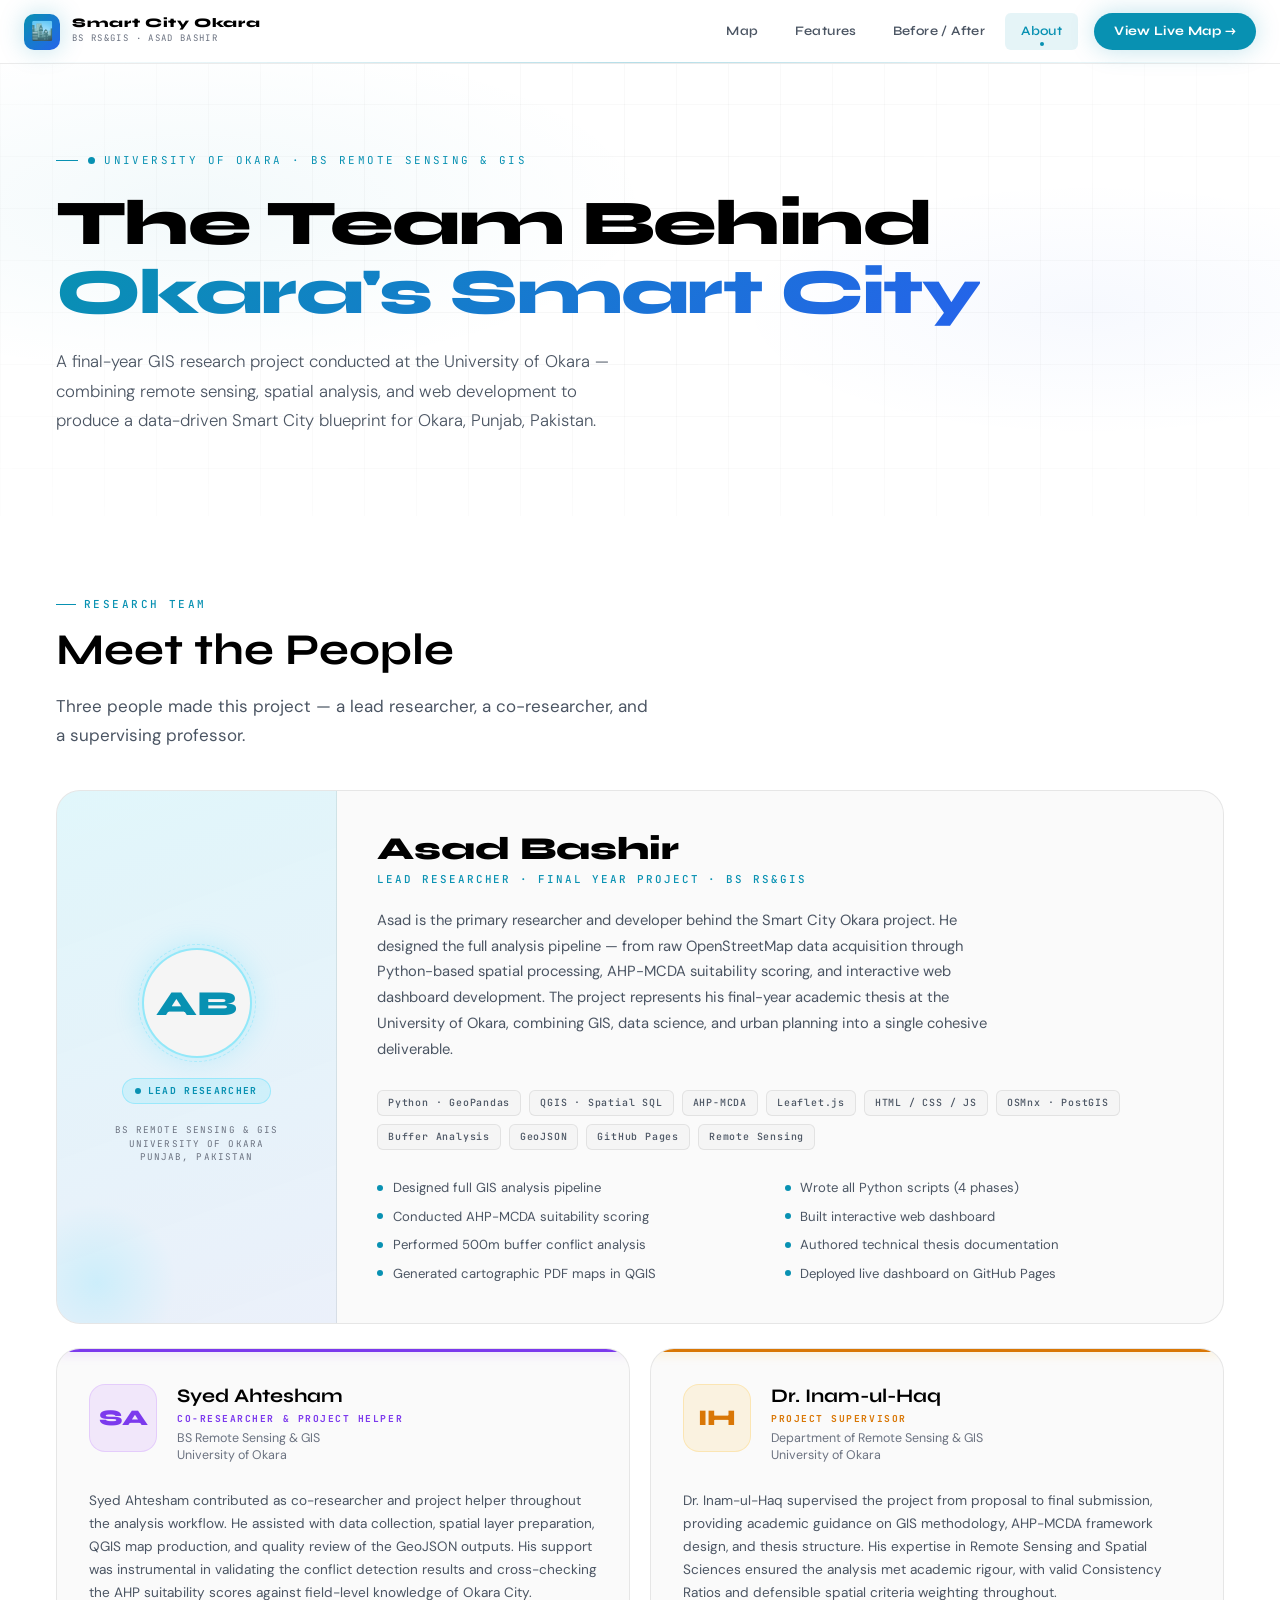
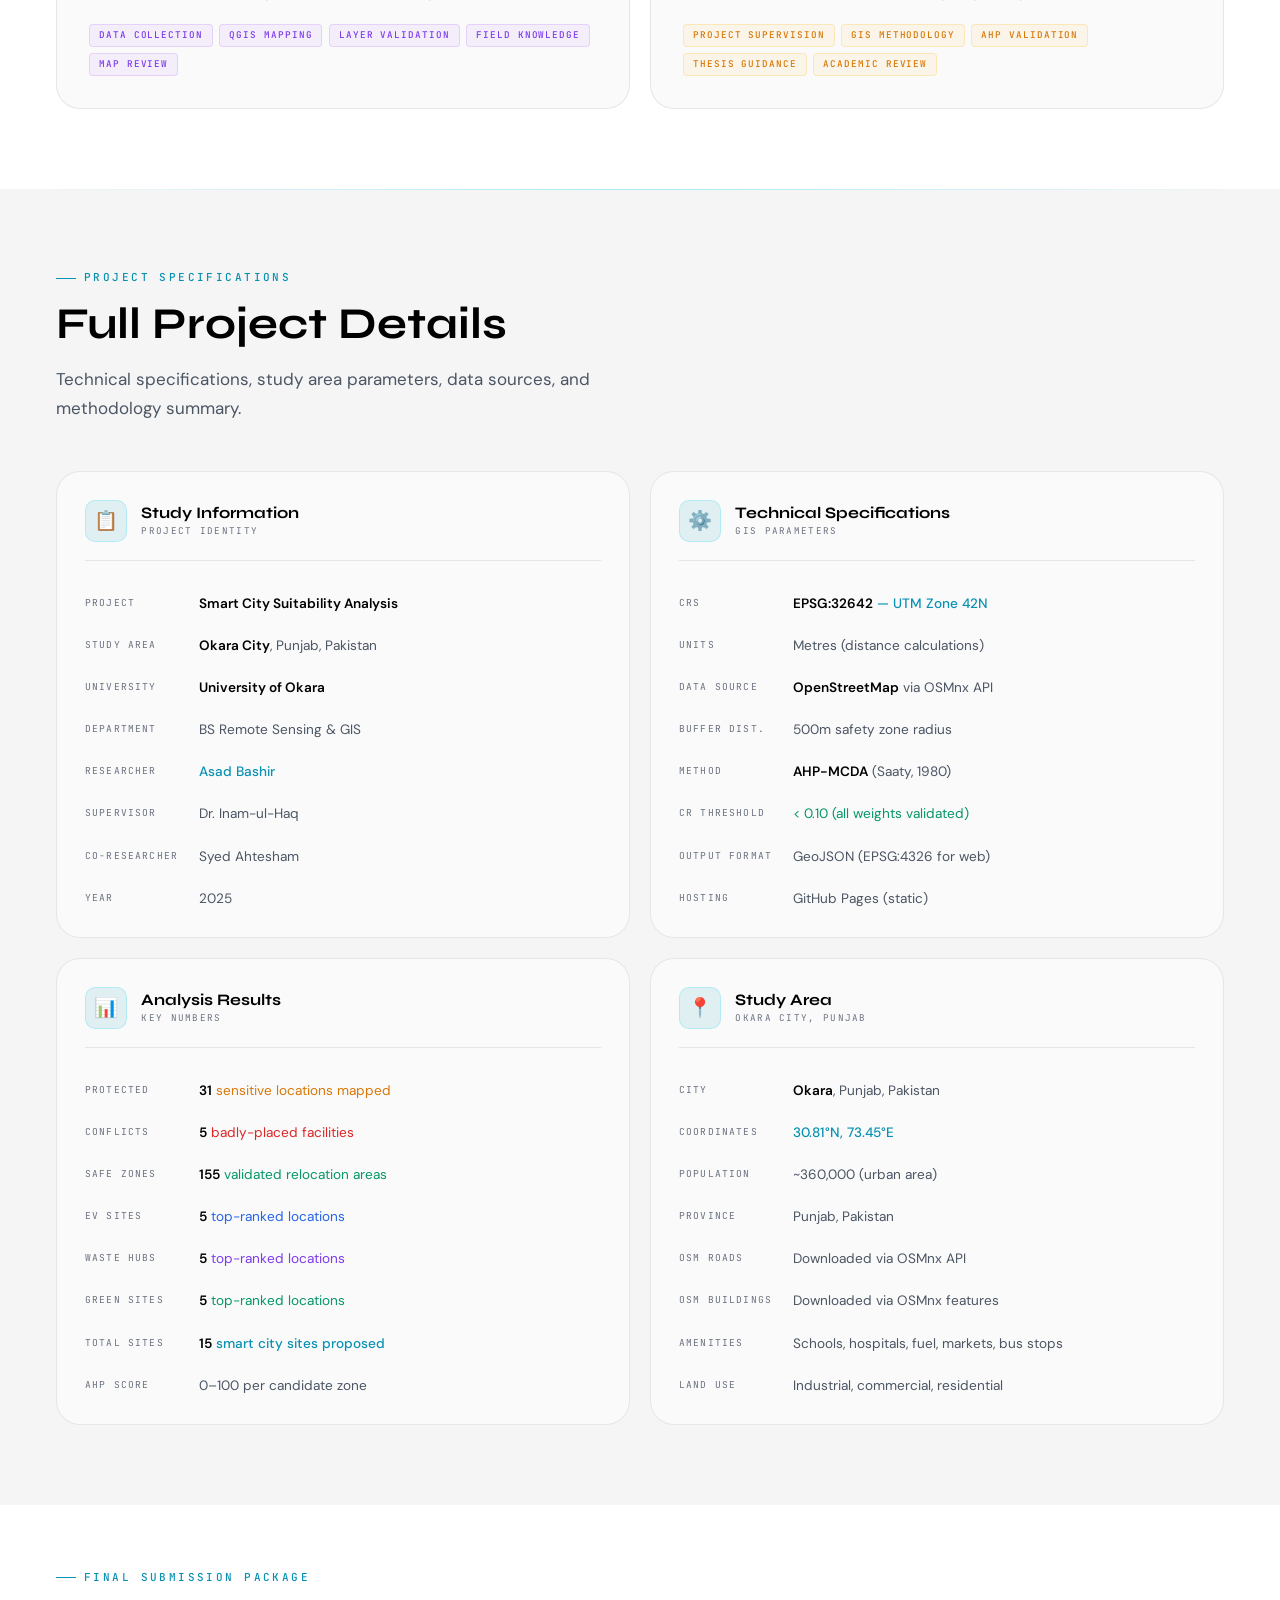
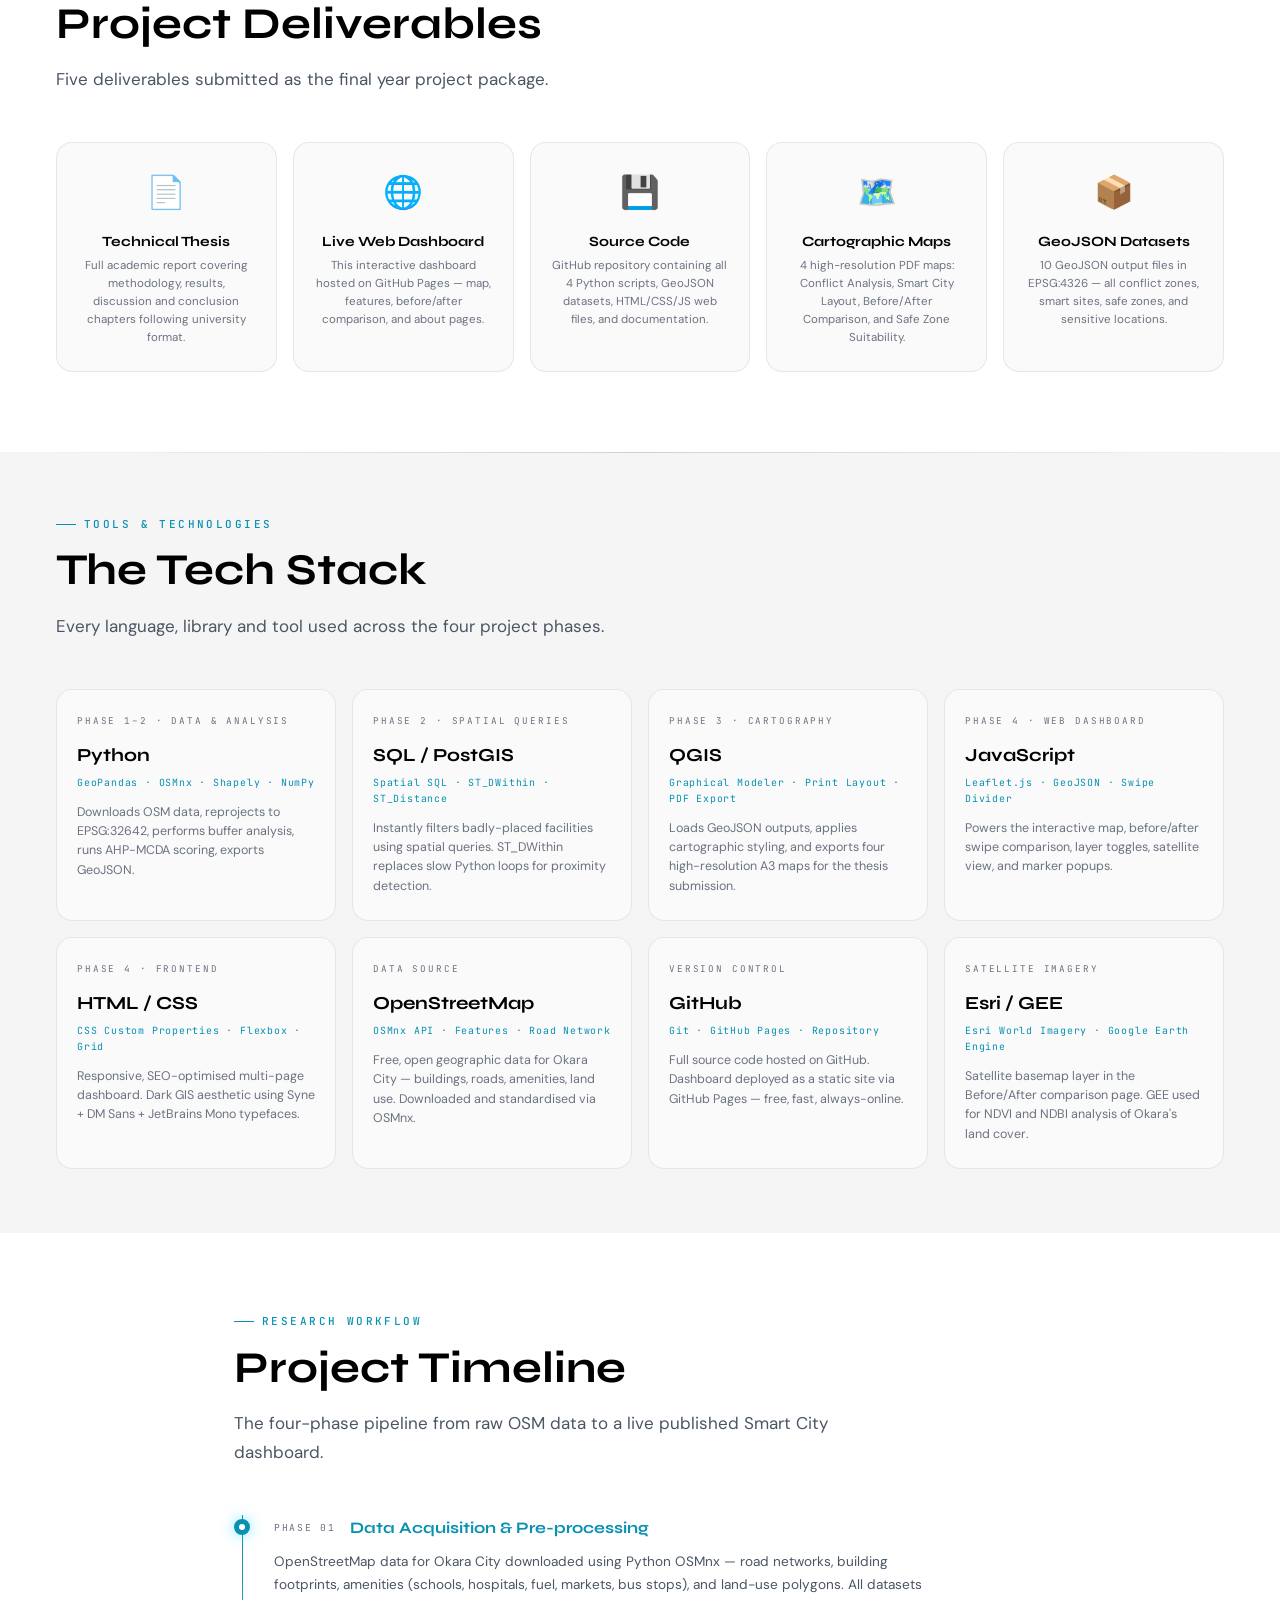
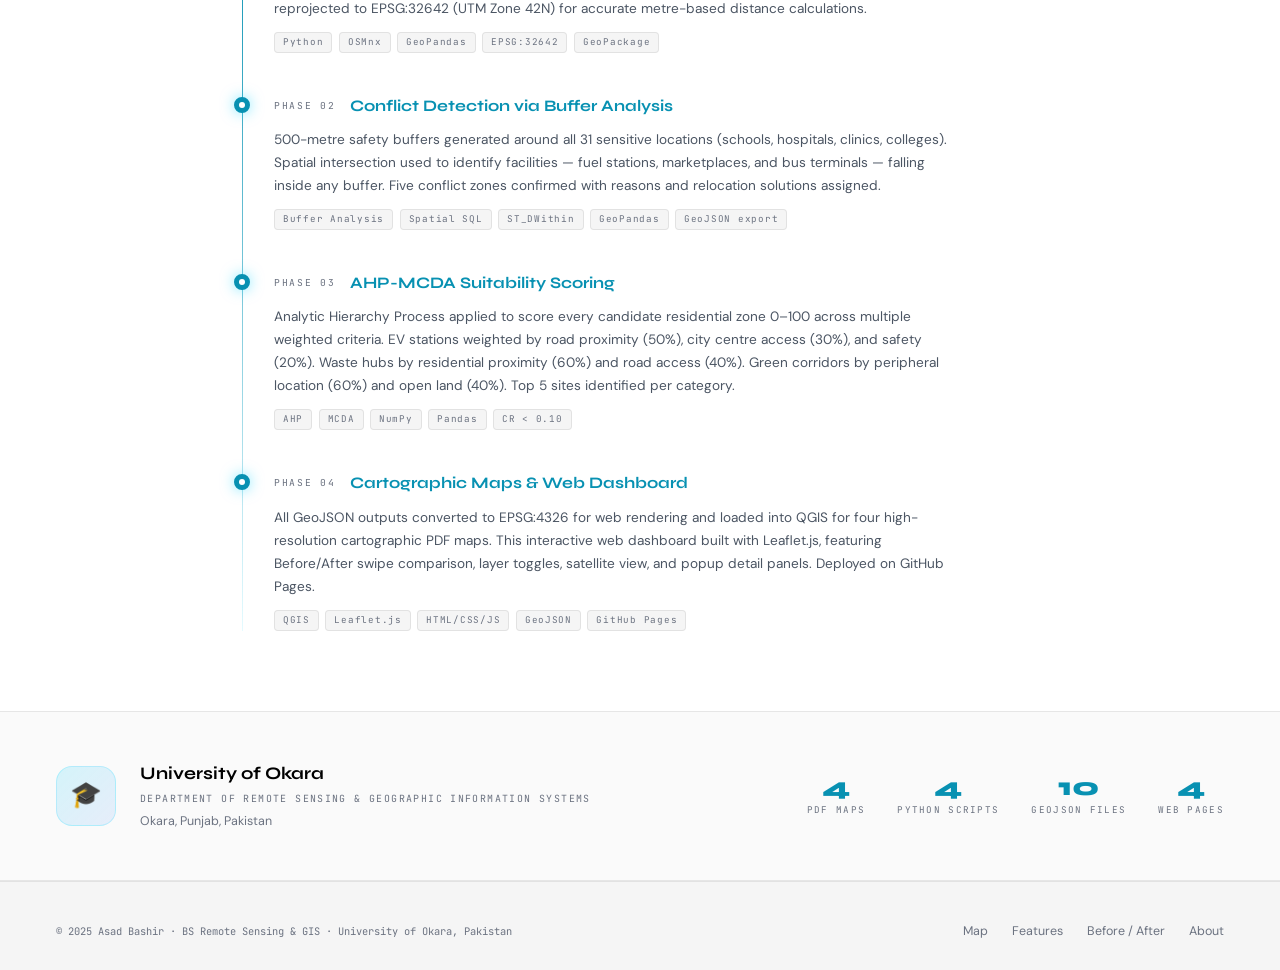
<file: about.html>
<!DOCTYPE html>
<html lang="en">
<head>
<meta charset="UTF-8"/>
<meta name="viewport" content="width=device-width, initial-scale=1.0"/>
<title>About & Team — Smart City Okara | Asad Bashir</title>
<meta name="description" content="Meet the team behind the Smart City Okara GIS project — Asad Bashir (Lead Researcher), Syed Ahtesham (Co-researcher), and Supervisor Dr. Inam-ul-Haq. University of Okara, BS Remote Sensing & GIS."/>
<meta name="keywords" content="Asad Bashir, Syed Ahtesham, Dr Inam ul Haq, University of Okara, BS Remote Sensing GIS, Smart City Team"/>
<meta name="author" content="Asad Bashir"/>
<meta name="robots" content="index, follow"/>
<link rel="canonical" href="./about.html"/>
<meta property="og:title" content="About & Team — Smart City Okara"/>
<meta property="og:description" content="Meet the researchers and supervisor behind Okara's Smart City GIS analysis project."/>
<meta property="og:type" content="website"/>

<!-- Fonts -->
<link rel="preconnect" href="https://fonts.googleapis.com"/>
<link rel="preconnect" href="https://fonts.gstatic.com" crossorigin/>
<link href="https://fonts.googleapis.com/css2?family=Syne:wght@400;600;700;800&family=DM+Sans:opsz,wght@9..40,300;9..40,400;9..40,500;9..40,600&family=JetBrains+Mono:wght@400;500;700&display=swap" rel="stylesheet"/>

<!-- Master stylesheet -->
<link rel="stylesheet" href="style.css"/>

<style>
/* ═══════════════════════════════════════
   ABOUT PAGE — PAGE-SPECIFIC STYLES
═══════════════════════════════════════ */

/* ── HERO ──────────────────────────────── */
.about-hero {
  padding-top: calc(var(--nav-height) + 5rem);
  padding-bottom: 5rem;
  background: var(--ink-deep);
  position: relative;
  overflow: hidden;
}

.about-hero::before {
  content: '';
  position: absolute; inset: 0;
  background:
    radial-gradient(ellipse 60% 55% at 15% 40%, rgba(8,145,178,0.05) 0%, transparent 60%),
    radial-gradient(ellipse 50% 45% at 85% 60%, rgba(37,99,235,0.04) 0%, transparent 55%);
  pointer-events: none;
}

/* Diagonal grid lines */
.about-hero::after {
  content: '';
  position: absolute; inset: 0;
  background-image:
    linear-gradient(rgba(0,0,0,0.03) 1px, transparent 1px),
    linear-gradient(90deg, rgba(0,0,0,0.03) 1px, transparent 1px);
  background-size: 52px 52px;
  pointer-events: none;
  mask-image: radial-gradient(ellipse 85% 85% at 50% 50%, black 20%, transparent 100%);
  -webkit-mask-image: radial-gradient(ellipse 85% 85% at 50% 50%, black 20%, transparent 100%);
}

.about-hero .container { position: relative; z-index: 2; }

.hero-overline {
  display: inline-flex; align-items: center; gap: 0.6rem;
  font-family: var(--font-mono); font-size: 0.68rem;
  letter-spacing: 0.22em; text-transform: uppercase;
  color: var(--cyan); margin-bottom: 1.25rem;
  opacity: 0; animation: fadeUp 0.7s var(--ease-out) 0.1s both;
}
.hero-overline::before {
  content: ''; display: block; width: 22px; height: 1px; background: var(--cyan);
}

.about-hero h1 {
  font-size: clamp(2.2rem, 5vw, 4rem);
  font-weight: 800; letter-spacing: -0.025em; line-height: 1.08;
  margin-bottom: 1.25rem;
  opacity: 0; animation: fadeUp 0.8s var(--ease-out) 0.25s both;
}

.about-hero p {
  font-size: 1.05rem; color: var(--text-secondary);
  max-width: 580px; line-height: 1.75; font-weight: 300;
  opacity: 0; animation: fadeUp 0.8s var(--ease-out) 0.4s both;
}

/* ── TEAM SECTION ─────────────────────── */
.team-section {
  padding: var(--sp-20) 0;
  background: var(--ink-deep);
}

/* Lead researcher — full-width featured card */
.lead-card {
  display: grid;
  grid-template-columns: 280px 1fr;
  gap: 0;
  background: var(--surface);
  border: 1px solid var(--border);
  border-radius: var(--r-xl);
  overflow: hidden;
  margin-bottom: 1.5rem;
  transition: border-color var(--dur-base) var(--ease),
              box-shadow var(--dur-base) var(--ease);
  opacity: 0; animation: fadeUp 0.8s var(--ease-out) 0.1s both;
}

.lead-card:hover {
  border-color: rgba(0,212,255,0.3);
  box-shadow: 0 20px 60px rgba(0,0,0,0.5), 0 0 40px rgba(0,212,255,0.07);
}

/* Left avatar panel */
.lead-avatar-panel {
  background: linear-gradient(160deg, rgba(0,212,255,0.1) 0%, rgba(61,127,255,0.08) 100%);
  border-right: 1px solid var(--border);
  display: flex;
  flex-direction: column;
  align-items: center;
  justify-content: center;
  padding: 2.5rem 2rem;
  gap: 1.25rem;
  position: relative;
  overflow: hidden;
}

.lead-avatar-panel::before {
  content: '';
  position: absolute;
  bottom: -40px; left: -40px;
  width: 160px; height: 160px;
  border-radius: 50%;
  background: radial-gradient(circle, rgba(0,212,255,0.12), transparent 70%);
  pointer-events: none;
}

.avatar-ring {
  width: 110px; height: 110px;
  border-radius: 50%;
  border: 2px solid rgba(0,212,255,0.4);
  padding: 4px;
  background: var(--surface-2);
  display: flex; align-items: center; justify-content: center;
  position: relative;
  box-shadow: 0 0 30px rgba(0,212,255,0.2);
}

.avatar-ring::after {
  content: '';
  position: absolute; inset: -6px;
  border-radius: 50%;
  border: 1px dashed rgba(0,212,255,0.2);
  animation: spinSlow 12s linear infinite;
}

@keyframes spinSlow {
  from { transform: rotate(0deg); }
  to   { transform: rotate(360deg); }
}

.avatar-initials {
  font-family: var(--font-display);
  font-size: 2.2rem;
  font-weight: 800;
  color: var(--cyan);
  line-height: 1;
}

.avatar-role-badge {
  display: inline-flex; align-items: center; gap: 0.4rem;
  padding: 4px 12px;
  background: rgba(0,212,255,0.1);
  border: 1px solid rgba(0,212,255,0.25);
  border-radius: var(--r-full);
  font-family: var(--font-mono);
  font-size: 0.6rem; font-weight: 700;
  letter-spacing: 0.14em; text-transform: uppercase;
  color: var(--cyan);
  text-align: center;
}

.avatar-dept {
  font-family: var(--font-mono);
  font-size: 0.58rem;
  letter-spacing: 0.12em;
  text-transform: uppercase;
  color: var(--text-muted);
  text-align: center;
  line-height: 1.5;
}

/* Right content panel */
.lead-content {
  padding: 2.5rem 2.5rem;
}

.lead-name {
  font-family: var(--font-display);
  font-size: 2rem; font-weight: 800;
  color: var(--text-bright); margin-bottom: 0.3rem;
  line-height: 1.1;
}

.lead-title {
  font-family: var(--font-mono);
  font-size: 0.68rem; font-weight: 500;
  letter-spacing: 0.18em; text-transform: uppercase;
  color: var(--cyan); margin-bottom: 1.25rem;
}

.lead-bio {
  font-size: 0.92rem; color: var(--text-secondary);
  line-height: 1.75; max-width: 620px;
  margin-bottom: 1.75rem;
}

/* Skills / tags row */
.skill-tags {
  display: flex; flex-wrap: wrap; gap: 0.5rem;
  margin-bottom: 1.75rem;
}

.skill-tag {
  display: inline-flex; align-items: center; gap: 0.35rem;
  padding: 4px 10px;
  background: var(--surface-2);
  border: 1px solid var(--border);
  border-radius: var(--r-sm);
  font-family: var(--font-mono);
  font-size: 0.62rem; font-weight: 500;
  letter-spacing: 0.08em;
  color: var(--text-secondary);
  transition: all var(--dur-fast) var(--ease);
}

.skill-tag:hover {
  border-color: var(--cyan);
  color: var(--cyan);
  background: rgba(0,212,255,0.06);
}

/* Contribution list */
.contribution-list {
  display: grid;
  grid-template-columns: 1fr 1fr;
  gap: 0.6rem;
}

.contrib-item {
  display: flex; align-items: flex-start; gap: 0.6rem;
  font-size: 0.82rem; color: var(--text-secondary); line-height: 1.45;
}

.contrib-dot {
  width: 6px; height: 6px;
  border-radius: 50%;
  background: var(--cyan);
  flex-shrink: 0;
  margin-top: 0.4rem;
}

/* ── TEAM CARDS GRID (helper + supervisor) ── */
.team-grid {
  display: grid;
  grid-template-columns: 1fr 1fr;
  gap: 1.25rem;
}

.team-card {
  background: var(--surface);
  border: 1px solid var(--border);
  border-radius: var(--r-xl);
  overflow: hidden;
  transition: all var(--dur-base) var(--ease);
  opacity: 0; animation: fadeUp 0.8s var(--ease-out) both;
}

.team-card:hover {
  transform: translateY(-4px);
  box-shadow: 0 16px 48px rgba(0,0,0,0.5);
}

.team-card.card-helper:hover   { border-color: rgba(176,96,255,0.35); }
.team-card.card-supervisor:hover { border-color: rgba(255,179,0,0.35); }

/* Top accent bar */
.team-card-bar { height: 3px; }
.card-helper   .team-card-bar { background: var(--purple); box-shadow: 0 0 12px rgba(176,96,255,0.4); }
.card-supervisor .team-card-bar { background: var(--amber); box-shadow: 0 0 12px rgba(255,179,0,0.4); }

.team-card-inner { padding: 2rem; }

.team-card-header {
  display: flex; align-items: flex-start;
  gap: 1.25rem; margin-bottom: 1.5rem;
}

.team-avatar-sm {
  width: 68px; height: 68px;
  border-radius: var(--r-lg);
  display: flex; align-items: center; justify-content: center;
  flex-shrink: 0;
  font-family: var(--font-display);
  font-size: 1.4rem; font-weight: 800;
  position: relative;
}

.card-helper   .team-avatar-sm { background: rgba(176,96,255,0.12); color: var(--purple); border: 1px solid rgba(176,96,255,0.2); }
.card-supervisor .team-avatar-sm { background: rgba(255,179,0,0.10); color: var(--amber); border: 1px solid rgba(255,179,0,0.2); }

.team-card-name {
  font-family: var(--font-display);
  font-size: 1.2rem; font-weight: 700;
  color: var(--text-bright); margin-bottom: 0.25rem; line-height: 1.2;
}

.team-card-role {
  font-family: var(--font-mono);
  font-size: 0.6rem; font-weight: 700;
  letter-spacing: 0.16em; text-transform: uppercase;
  margin-bottom: 0.2rem;
}
.card-helper   .team-card-role { color: var(--purple); }
.card-supervisor .team-card-role { color: var(--amber); }

.team-card-dept {
  font-size: 0.78rem; color: var(--text-muted); line-height: 1.4;
}

.team-card-bio {
  font-size: 0.85rem; color: var(--text-secondary);
  line-height: 1.7; margin-bottom: 1.25rem;
}

.team-card-tags {
  display: flex; flex-wrap: wrap; gap: 0.4rem;
}

.team-tag {
  padding: 3px 9px;
  border-radius: 4px;
  font-family: var(--font-mono);
  font-size: 0.58rem; font-weight: 500;
  letter-spacing: 0.1em; text-transform: uppercase;
  border: 1px solid;
}

.card-helper   .team-tag { color: var(--purple); background: rgba(176,96,255,0.08); border-color: rgba(176,96,255,0.2); }
.card-supervisor .team-tag { color: var(--amber); background: rgba(255,179,0,0.07); border-color: rgba(255,179,0,0.2); }

/* ── PROJECT DETAILS SECTION ──────────────────── */
.project-section {
  padding: var(--sp-20) 0;
  background: var(--ink);
  position: relative;
}

.project-section::before {
  content: '';
  position: absolute; top:0; left:0; right:0; height:1px;
  background: linear-gradient(90deg, transparent, rgba(0,212,255,0.3), transparent);
}

.project-details-grid {
  display: grid;
  grid-template-columns: 1fr 1fr;
  gap: 1.25rem;
  margin-top: 2.5rem;
}

.project-detail-card {
  background: var(--surface);
  border: 1px solid var(--border);
  border-radius: var(--r-xl);
  padding: 1.75rem 1.75rem;
  transition: all var(--dur-base) var(--ease);
  opacity: 0; animation: fadeUp 0.7s var(--ease-out) both;
}

.project-detail-card:hover {
  border-color: rgba(0,212,255,0.2);
  transform: translateY(-3px);
}

.pd-header {
  display: flex; align-items: center; gap: 0.9rem;
  margin-bottom: 1.4rem;
  padding-bottom: 1.1rem;
  border-bottom: 1px solid var(--border);
}

.pd-icon {
  width: 42px; height: 42px;
  border-radius: var(--r-md);
  background: var(--cyan-dim);
  border: 1px solid rgba(0,212,255,0.2);
  display: flex; align-items: center; justify-content: center;
  font-size: 1.2rem; flex-shrink: 0;
}

.pd-title {
  font-family: var(--font-display);
  font-size: 1rem; font-weight: 700;
  color: var(--text-bright); line-height: 1.2;
}

.pd-sub {
  font-family: var(--font-mono);
  font-size: 0.58rem; letter-spacing: 0.14em;
  text-transform: uppercase; color: var(--text-muted);
  margin-top: 2px;
}

.pd-row {
  display: flex; align-items: flex-start;
  gap: 0.9rem; padding: 0.65rem 0;
  border-bottom: 1px solid rgba(255,255,255,0.04);
}
.pd-row:last-child { border-bottom: none; padding-bottom: 0; }

.pd-label {
  font-family: var(--font-mono);
  font-size: 0.6rem; letter-spacing: 0.12em;
  text-transform: uppercase; color: var(--text-muted);
  width: 100px; flex-shrink: 0; margin-top: 1px;
}

.pd-value {
  font-size: 0.85rem; color: var(--text-secondary);
  line-height: 1.5; flex: 1;
}

.pd-value strong { color: var(--text-bright); font-weight: 600; }
.pd-value.cyan   { color: var(--cyan); font-weight: 500; }
.pd-value.green  { color: var(--green); }
.pd-value.amber  { color: var(--amber); }

/* ── DELIVERABLES SECTION ─────────────────────── */
.deliverables-section {
  padding: var(--sp-16) 0 var(--sp-20);
  background: var(--ink-deep);
}

.deliverables-grid {
  display: grid;
  grid-template-columns: repeat(5, 1fr);
  gap: 1rem;
  margin-top: 2.5rem;
}

.deliverable-card {
  background: var(--surface);
  border: 1px solid var(--border);
  border-radius: var(--r-lg);
  padding: 1.5rem 1.25rem;
  text-align: center;
  transition: all var(--dur-base) var(--ease);
  opacity: 0; animation: fadeUp 0.7s var(--ease-out) both;
  cursor: default;
}

.deliverable-card:hover {
  border-color: rgba(0,212,255,0.25);
  transform: translateY(-4px);
  box-shadow: 0 12px 32px rgba(0,0,0,0.4);
}

.deliverable-icon {
  font-size: 2rem; margin-bottom: 0.9rem;
}

.deliverable-title {
  font-family: var(--font-display);
  font-size: 0.88rem; font-weight: 700;
  color: var(--text-bright); margin-bottom: 0.4rem;
  line-height: 1.3;
}

.deliverable-desc {
  font-size: 0.72rem; color: var(--text-muted);
  line-height: 1.55;
}

/* ── TECH STACK SECTION ──────────────────────── */
.tech-section {
  padding: var(--sp-16) 0;
  background: var(--ink);
  position: relative;
}

.tech-section::before {
  content: ''; position: absolute; top:0; left:0; right:0; height:1px;
  background: linear-gradient(90deg, transparent, var(--border-bright), transparent);
}

.tech-stack-grid {
  display: grid;
  grid-template-columns: repeat(4, 1fr);
  gap: 1rem;
  margin-top: 2.5rem;
}

.tech-card {
  background: var(--surface);
  border: 1px solid var(--border);
  border-radius: var(--r-lg);
  padding: 1.5rem 1.25rem;
  opacity: 0; animation: fadeUp 0.6s var(--ease-out) both;
  transition: all var(--dur-base) var(--ease);
}

.tech-card:hover {
  transform: translateY(-3px);
  border-color: var(--border-bright);
}

.tech-phase {
  font-family: var(--font-mono);
  font-size: 0.58rem; letter-spacing: 0.2em;
  text-transform: uppercase; color: var(--text-muted);
  margin-bottom: 0.75rem;
}

.tech-lang {
  font-family: var(--font-display);
  font-size: 1.15rem; font-weight: 700;
  color: var(--text-bright); margin-bottom: 0.3rem;
}

.tech-purpose {
  font-family: var(--font-mono);
  font-size: 0.62rem; color: var(--cyan);
  letter-spacing: 0.08em; margin-bottom: 0.75rem;
}

.tech-desc {
  font-size: 0.78rem; color: var(--text-muted); line-height: 1.55;
}

/* ── METHODOLOGY TIMELINE ─────────────────────── */
.timeline-section {
  padding: var(--sp-20) 0;
  background: var(--ink-deep);
}

.timeline {
  position: relative;
  margin-top: 3rem;
  padding-left: 2.5rem;
}

.timeline::before {
  content: '';
  position: absolute;
  left: 8px; top: 0; bottom: 0;
  width: 1px;
  background: linear-gradient(to bottom, var(--cyan), rgba(0,212,255,0.1));
}

.timeline-item {
  position: relative;
  padding-bottom: 2.5rem;
  opacity: 0; animation: fadeUp 0.7s var(--ease-out) both;
}

.timeline-item:last-child { padding-bottom: 0; }

.timeline-dot {
  position: absolute;
  left: -2.5rem;
  top: 4px;
  width: 16px; height: 16px;
  border-radius: 50%;
  background: var(--surface-3);
  border: 2px solid var(--border);
  display: flex; align-items: center; justify-content: center;
  transition: all var(--dur-base) var(--ease);
}

.timeline-item.active .timeline-dot {
  background: var(--cyan);
  border-color: var(--cyan);
  box-shadow: 0 0 14px rgba(0,212,255,0.5);
}

.timeline-dot-inner {
  width: 6px; height: 6px;
  border-radius: 50%;
  background: var(--ink-deep);
}

.timeline-item.active .timeline-dot-inner { background: var(--ink-deep); }

.timeline-header {
  display: flex; align-items: center; gap: 0.9rem;
  margin-bottom: 0.6rem;
}

.timeline-step {
  font-family: var(--font-mono);
  font-size: 0.6rem; letter-spacing: 0.18em;
  text-transform: uppercase; color: var(--text-muted);
}

.timeline-title {
  font-family: var(--font-display);
  font-size: 1rem; font-weight: 700;
  color: var(--text-bright);
}

.timeline-item.active .timeline-title { color: var(--cyan); }

.timeline-desc {
  font-size: 0.85rem; color: var(--text-secondary);
  line-height: 1.7; max-width: 680px;
}

.timeline-tools {
  display: flex; flex-wrap: wrap; gap: 0.4rem;
  margin-top: 0.75rem;
}

.tool-chip {
  padding: 2px 8px;
  background: var(--surface-2);
  border: 1px solid var(--border);
  border-radius: 4px;
  font-family: var(--font-mono);
  font-size: 0.58rem; color: var(--text-muted);
  letter-spacing: 0.08em;
}

/* ── UNIVERSITY BANNER ───────────────────────── */
.university-banner {
  padding: var(--sp-12) 0;
  background: var(--surface);
  border-top: 1px solid var(--border);
  border-bottom: 1px solid var(--border);
}

.university-inner {
  display: flex;
  align-items: center;
  justify-content: space-between;
  gap: 2rem;
  flex-wrap: wrap;
}

.university-left {
  display: flex; align-items: center; gap: 1.5rem;
}

.university-logo {
  width: 60px; height: 60px;
  border-radius: var(--r-lg);
  background: linear-gradient(135deg, rgba(0,212,255,0.15), rgba(61,127,255,0.1));
  border: 1px solid rgba(0,212,255,0.2);
  display: flex; align-items: center; justify-content: center;
  font-size: 1.6rem; flex-shrink: 0;
}

.university-name {
  font-family: var(--font-display);
  font-size: 1.1rem; font-weight: 700;
  color: var(--text-bright); margin-bottom: 0.2rem;
}

.university-dept {
  font-family: var(--font-mono);
  font-size: 0.62rem; letter-spacing: 0.14em;
  text-transform: uppercase; color: var(--text-muted);
}

.university-right {
  display: flex; gap: 2rem; flex-wrap: wrap;
}

.uni-stat {
  text-align: center;
}

.uni-stat-num {
  font-family: var(--font-display);
  font-size: 1.6rem; font-weight: 800;
  color: var(--cyan); line-height: 1;
}

.uni-stat-lbl {
  font-family: var(--font-mono);
  font-size: 0.58rem; letter-spacing: 0.14em;
  text-transform: uppercase; color: var(--text-muted);
  margin-top: 3px;
}

/* ── FOOTER ──────────────────────────────────── */
.site-footer {
  background: var(--ink);
  border-top: 1px solid var(--border);
  padding: 2.5rem 0 1.75rem;
}

.footer-bottom-bar {
  display: flex; align-items: center;
  justify-content: space-between; flex-wrap: wrap; gap: 1rem;
}

.footer-copy {
  font-family: var(--font-mono);
  font-size: 0.65rem; color: var(--text-muted);
}

.footer-nav { display: flex; gap: 1.5rem; }
.footer-nav a {
  font-size: 0.78rem; color: var(--text-muted);
  transition: color var(--dur-fast) var(--ease);
}
.footer-nav a:hover { color: var(--cyan); }

/* ── RESPONSIVE ──────────────────────────────── */
@media (max-width: 1024px) {
  .deliverables-grid  { grid-template-columns: repeat(3, 1fr); }
  .tech-stack-grid    { grid-template-columns: repeat(2, 1fr); }
  .project-details-grid { grid-template-columns: 1fr; }
}

@media (max-width: 768px) {
  .lead-card          { grid-template-columns: 1fr; }
  .lead-avatar-panel  { border-right: none; border-bottom: 1px solid var(--border); padding: 2rem; }
  .lead-content       { padding: 1.75rem; }
  .team-grid          { grid-template-columns: 1fr; }
  .deliverables-grid  { grid-template-columns: repeat(2, 1fr); }
  .tech-stack-grid    { grid-template-columns: 1fr; }
  .contribution-list  { grid-template-columns: 1fr; }
  .university-inner   { flex-direction: column; align-items: flex-start; }
}

@media (max-width: 480px) {
  .deliverables-grid { grid-template-columns: 1fr; }
}
</style>
</head>
<body>

<!-- ════════════════════════════════
     NAVIGATION
════════════════════════════════ -->
<nav class="nav" id="main-nav" role="navigation" aria-label="Main navigation">
  <a class="nav-logo" href="index.html" aria-label="Smart City Okara Home">
    <div class="nav-logo-icon" aria-hidden="true">🏙️</div>
    <div class="nav-logo-text">
      <div class="nav-logo-title">Smart City Okara</div>
      <div class="nav-logo-sub">BS RS&amp;GIS · Asad Bashir</div>
    </div>
  </a>
  <div class="nav-links" role="list">
    <a class="nav-link"        href="index.html"    role="listitem">Map</a>
    <a class="nav-link"        href="features.html" role="listitem">Features</a>
    <a class="nav-link"        href="compare.html"  role="listitem">Before / After</a>
    <a class="nav-link active" href="about.html"    role="listitem">About</a>
  </div>
  <a class="nav-cta" href="index.html">View Live Map →</a>
  <button class="nav-hamburger" id="nav-hamburger" aria-label="Toggle menu" aria-expanded="false">
    <span></span><span></span><span></span>
  </button>
</nav>

<nav class="nav-mobile" id="nav-mobile" aria-label="Mobile navigation">
  <a class="nav-link"        href="index.html">Map</a>
  <a class="nav-link"        href="features.html">Features</a>
  <a class="nav-link"        href="compare.html">Before / After</a>
  <a class="nav-link active" href="about.html">About</a>
</nav>

<main>

<!-- ════════════════════════════════
     HERO
════════════════════════════════ -->
<section class="about-hero" aria-labelledby="about-heading">
  <div class="container">
    <div class="hero-overline">
      <span style="width:7px;height:7px;border-radius:50%;background:var(--cyan);display:inline-block" aria-hidden="true"></span>
      University of Okara · BS Remote Sensing &amp; GIS
    </div>
    <h1 id="about-heading">
      The Team Behind<br>
      <span style="background:linear-gradient(135deg,var(--cyan),var(--blue));-webkit-background-clip:text;background-clip:text;-webkit-text-fill-color:transparent">
        Okara's Smart City
      </span>
    </h1>
    <p>
      A final-year GIS research project conducted at the University of Okara —
      combining remote sensing, spatial analysis, and web development to
      produce a data-driven Smart City blueprint for Okara, Punjab, Pakistan.
    </p>
  </div>
</section>

<!-- ════════════════════════════════
     TEAM
════════════════════════════════ -->
<section class="team-section" aria-labelledby="team-heading">
  <div class="container">

    <div class="section-header" style="margin-bottom:2.5rem">
      <div class="overline">Research Team</div>
      <h2 id="team-heading">Meet the People</h2>
      <p>Three people made this project — a lead researcher, a co-researcher, and a supervising professor.</p>
    </div>

    <!-- ── LEAD RESEARCHER — ASAD BASHIR ── -->
    <div class="lead-card" role="article" aria-label="Lead Researcher: Asad Bashir">

      <div class="lead-avatar-panel">
        <div class="avatar-ring">
          <div class="avatar-initials">AB</div>
        </div>
        <div class="avatar-role-badge">
          <span style="width:6px;height:6px;border-radius:50%;background:var(--cyan);display:inline-block" aria-hidden="true"></span>
          Lead Researcher
        </div>
        <div class="avatar-dept">
          BS Remote Sensing &amp; GIS<br>
          University of Okara<br>
          Punjab, Pakistan
        </div>
      </div>

      <div class="lead-content">
        <div class="lead-name">Asad Bashir</div>
        <div class="lead-title">Lead Researcher · Final Year Project · BS RS&amp;GIS</div>

        <p class="lead-bio">
          Asad is the primary researcher and developer behind the Smart City Okara project.
          He designed the full analysis pipeline — from raw OpenStreetMap data acquisition
          through Python-based spatial processing, AHP-MCDA suitability scoring, and
          interactive web dashboard development. The project represents his final-year
          academic thesis at the University of Okara, combining GIS, data science, and
          urban planning into a single cohesive deliverable.
        </p>

        <div class="skill-tags" role="list" aria-label="Technical skills">
          <span class="skill-tag" role="listitem">Python · GeoPandas</span>
          <span class="skill-tag" role="listitem">QGIS · Spatial SQL</span>
          <span class="skill-tag" role="listitem">AHP-MCDA</span>
          <span class="skill-tag" role="listitem">Leaflet.js</span>
          <span class="skill-tag" role="listitem">HTML / CSS / JS</span>
          <span class="skill-tag" role="listitem">OSMnx · PostGIS</span>
          <span class="skill-tag" role="listitem">Buffer Analysis</span>
          <span class="skill-tag" role="listitem">GeoJSON</span>
          <span class="skill-tag" role="listitem">GitHub Pages</span>
          <span class="skill-tag" role="listitem">Remote Sensing</span>
        </div>

        <div class="contribution-list" role="list" aria-label="Project contributions">
          <div class="contrib-item" role="listitem">
            <div class="contrib-dot" aria-hidden="true"></div>
            <span>Designed full GIS analysis pipeline</span>
          </div>
          <div class="contrib-item" role="listitem">
            <div class="contrib-dot" aria-hidden="true"></div>
            <span>Wrote all Python scripts (4 phases)</span>
          </div>
          <div class="contrib-item" role="listitem">
            <div class="contrib-dot" aria-hidden="true"></div>
            <span>Conducted AHP-MCDA suitability scoring</span>
          </div>
          <div class="contrib-item" role="listitem">
            <div class="contrib-dot" aria-hidden="true"></div>
            <span>Built interactive web dashboard</span>
          </div>
          <div class="contrib-item" role="listitem">
            <div class="contrib-dot" aria-hidden="true"></div>
            <span>Performed 500m buffer conflict analysis</span>
          </div>
          <div class="contrib-item" role="listitem">
            <div class="contrib-dot" aria-hidden="true"></div>
            <span>Authored technical thesis documentation</span>
          </div>
          <div class="contrib-item" role="listitem">
            <div class="contrib-dot" aria-hidden="true"></div>
            <span>Generated cartographic PDF maps in QGIS</span>
          </div>
          <div class="contrib-item" role="listitem">
            <div class="contrib-dot" aria-hidden="true"></div>
            <span>Deployed live dashboard on GitHub Pages</span>
          </div>
        </div>
      </div>

    </div><!-- /lead-card -->

    <!-- ── HELPER + SUPERVISOR CARDS ── -->
    <div class="team-grid">

      <!-- Syed Ahtesham — Helper -->
      <div class="team-card card-helper" role="article" aria-label="Co-researcher: Syed Ahtesham" style="animation-delay:0.15s">
        <div class="team-card-bar"></div>
        <div class="team-card-inner">
          <div class="team-card-header">
            <div class="team-avatar-sm">SA</div>
            <div>
              <div class="team-card-name">Syed Ahtesham</div>
              <div class="team-card-role">Co-Researcher &amp; Project Helper</div>
              <div class="team-card-dept">BS Remote Sensing &amp; GIS<br>University of Okara</div>
            </div>
          </div>
          <p class="team-card-bio">
            Syed Ahtesham contributed as co-researcher and project helper throughout the
            analysis workflow. He assisted with data collection, spatial layer preparation,
            QGIS map production, and quality review of the GeoJSON outputs. His support
            was instrumental in validating the conflict detection results and cross-checking
            the AHP suitability scores against field-level knowledge of Okara City.
          </p>
          <div class="team-card-tags">
            <span class="team-tag">Data Collection</span>
            <span class="team-tag">QGIS Mapping</span>
            <span class="team-tag">Layer Validation</span>
            <span class="team-tag">Field Knowledge</span>
            <span class="team-tag">Map Review</span>
          </div>
        </div>
      </div>

      <!-- Dr. Inam-ul-Haq — Supervisor -->
      <div class="team-card card-supervisor" role="article" aria-label="Project Supervisor: Dr. Inam-ul-Haq" style="animation-delay:0.25s">
        <div class="team-card-bar"></div>
        <div class="team-card-inner">
          <div class="team-card-header">
            <div class="team-avatar-sm">IH</div>
            <div>
              <div class="team-card-name">Dr. Inam-ul-Haq</div>
              <div class="team-card-role">Project Supervisor</div>
              <div class="team-card-dept">Department of Remote Sensing &amp; GIS<br>University of Okara</div>
            </div>
          </div>
          <p class="team-card-bio">
            Dr. Inam-ul-Haq supervised the project from proposal to final submission,
            providing academic guidance on GIS methodology, AHP-MCDA framework design,
            and thesis structure. His expertise in Remote Sensing and Spatial Sciences
            ensured the analysis met academic rigour, with valid Consistency Ratios
            and defensible spatial criteria weighting throughout.
          </p>
          <div class="team-card-tags">
            <span class="team-tag">Project Supervision</span>
            <span class="team-tag">GIS Methodology</span>
            <span class="team-tag">AHP Validation</span>
            <span class="team-tag">Thesis Guidance</span>
            <span class="team-tag">Academic Review</span>
          </div>
        </div>
      </div>

    </div><!-- /team-grid -->

  </div>
</section>

<!-- ════════════════════════════════
     PROJECT DETAILS
════════════════════════════════ -->
<section class="project-section" aria-labelledby="project-heading">
  <div class="container">

    <div class="section-header">
      <div class="overline">Project Specifications</div>
      <h2 id="project-heading">Full Project Details</h2>
      <p>Technical specifications, study area parameters, data sources, and methodology summary.</p>
    </div>

    <div class="project-details-grid">

      <!-- Study Info -->
      <div class="project-detail-card" style="animation-delay:0.1s">
        <div class="pd-header">
          <div class="pd-icon" aria-hidden="true">📋</div>
          <div>
            <div class="pd-title">Study Information</div>
            <div class="pd-sub">Project Identity</div>
          </div>
        </div>
        <div class="pd-row">
          <div class="pd-label">Project</div>
          <div class="pd-value"><strong>Smart City Suitability Analysis</strong></div>
        </div>
        <div class="pd-row">
          <div class="pd-label">Study Area</div>
          <div class="pd-value"><strong>Okara City</strong>, Punjab, Pakistan</div>
        </div>
        <div class="pd-row">
          <div class="pd-label">University</div>
          <div class="pd-value"><strong>University of Okara</strong></div>
        </div>
        <div class="pd-row">
          <div class="pd-label">Department</div>
          <div class="pd-value">BS Remote Sensing &amp; GIS</div>
        </div>
        <div class="pd-row">
          <div class="pd-label">Researcher</div>
          <div class="pd-value cyan">Asad Bashir</div>
        </div>
        <div class="pd-row">
          <div class="pd-label">Supervisor</div>
          <div class="pd-value">Dr. Inam-ul-Haq</div>
        </div>
        <div class="pd-row">
          <div class="pd-label">Co-Researcher</div>
          <div class="pd-value">Syed Ahtesham</div>
        </div>
        <div class="pd-row">
          <div class="pd-label">Year</div>
          <div class="pd-value">2025</div>
        </div>
      </div>

      <!-- Technical Specs -->
      <div class="project-detail-card" style="animation-delay:0.2s">
        <div class="pd-header">
          <div class="pd-icon" aria-hidden="true">⚙️</div>
          <div>
            <div class="pd-title">Technical Specifications</div>
            <div class="pd-sub">GIS Parameters</div>
          </div>
        </div>
        <div class="pd-row">
          <div class="pd-label">CRS</div>
          <div class="pd-value cyan"><strong>EPSG:32642</strong> — UTM Zone 42N</div>
        </div>
        <div class="pd-row">
          <div class="pd-label">Units</div>
          <div class="pd-value">Metres (distance calculations)</div>
        </div>
        <div class="pd-row">
          <div class="pd-label">Data Source</div>
          <div class="pd-value"><strong>OpenStreetMap</strong> via OSMnx API</div>
        </div>
        <div class="pd-row">
          <div class="pd-label">Buffer Dist.</div>
          <div class="pd-value">500m safety zone radius</div>
        </div>
        <div class="pd-row">
          <div class="pd-label">Method</div>
          <div class="pd-value"><strong>AHP-MCDA</strong> (Saaty, 1980)</div>
        </div>
        <div class="pd-row">
          <div class="pd-label">CR Threshold</div>
          <div class="pd-value green">&lt; 0.10 (all weights validated)</div>
        </div>
        <div class="pd-row">
          <div class="pd-label">Output Format</div>
          <div class="pd-value">GeoJSON (EPSG:4326 for web)</div>
        </div>
        <div class="pd-row">
          <div class="pd-label">Hosting</div>
          <div class="pd-value">GitHub Pages (static)</div>
        </div>
      </div>

      <!-- Results Summary -->
      <div class="project-detail-card" style="animation-delay:0.3s">
        <div class="pd-header">
          <div class="pd-icon" aria-hidden="true">📊</div>
          <div>
            <div class="pd-title">Analysis Results</div>
            <div class="pd-sub">Key Numbers</div>
          </div>
        </div>
        <div class="pd-row">
          <div class="pd-label">Protected</div>
          <div class="pd-value amber"><strong>31</strong> sensitive locations mapped</div>
        </div>
        <div class="pd-row">
          <div class="pd-label">Conflicts</div>
          <div class="pd-value" style="color:var(--red)"><strong>5</strong> badly-placed facilities</div>
        </div>
        <div class="pd-row">
          <div class="pd-label">Safe Zones</div>
          <div class="pd-value green"><strong>155</strong> validated relocation areas</div>
        </div>
        <div class="pd-row">
          <div class="pd-label">EV Sites</div>
          <div class="pd-value" style="color:var(--blue)"><strong>5</strong> top-ranked locations</div>
        </div>
        <div class="pd-row">
          <div class="pd-label">Waste Hubs</div>
          <div class="pd-value" style="color:var(--purple)"><strong>5</strong> top-ranked locations</div>
        </div>
        <div class="pd-row">
          <div class="pd-label">Green Sites</div>
          <div class="pd-value green"><strong>5</strong> top-ranked locations</div>
        </div>
        <div class="pd-row">
          <div class="pd-label">Total Sites</div>
          <div class="pd-value cyan"><strong>15</strong> smart city sites proposed</div>
        </div>
        <div class="pd-row">
          <div class="pd-label">AHP Score</div>
          <div class="pd-value">0–100 per candidate zone</div>
        </div>
      </div>

      <!-- Study Area -->
      <div class="project-detail-card" style="animation-delay:0.4s">
        <div class="pd-header">
          <div class="pd-icon" aria-hidden="true">📍</div>
          <div>
            <div class="pd-title">Study Area</div>
            <div class="pd-sub">Okara City, Punjab</div>
          </div>
        </div>
        <div class="pd-row">
          <div class="pd-label">City</div>
          <div class="pd-value"><strong>Okara</strong>, Punjab, Pakistan</div>
        </div>
        <div class="pd-row">
          <div class="pd-label">Coordinates</div>
          <div class="pd-value cyan">30.81°N, 73.45°E</div>
        </div>
        <div class="pd-row">
          <div class="pd-label">Population</div>
          <div class="pd-value">~360,000 (urban area)</div>
        </div>
        <div class="pd-row">
          <div class="pd-label">Province</div>
          <div class="pd-value">Punjab, Pakistan</div>
        </div>
        <div class="pd-row">
          <div class="pd-label">OSM Roads</div>
          <div class="pd-value">Downloaded via OSMnx API</div>
        </div>
        <div class="pd-row">
          <div class="pd-label">OSM Buildings</div>
          <div class="pd-value">Downloaded via OSMnx features</div>
        </div>
        <div class="pd-row">
          <div class="pd-label">Amenities</div>
          <div class="pd-value">Schools, hospitals, fuel, markets, bus stops</div>
        </div>
        <div class="pd-row">
          <div class="pd-label">Land Use</div>
          <div class="pd-value">Industrial, commercial, residential</div>
        </div>
      </div>

    </div>
  </div>
</section>

<!-- ════════════════════════════════
     DELIVERABLES
════════════════════════════════ -->
<section class="deliverables-section" aria-labelledby="deliverables-heading">
  <div class="container">

    <div class="section-header">
      <div class="overline">Final Submission Package</div>
      <h2 id="deliverables-heading">Project Deliverables</h2>
      <p>Five deliverables submitted as the final year project package.</p>
    </div>

    <div class="deliverables-grid" role="list">

      <div class="deliverable-card" role="listitem" style="animation-delay:0.05s">
        <div class="deliverable-icon" aria-hidden="true">📄</div>
        <div class="deliverable-title">Technical Thesis</div>
        <div class="deliverable-desc">Full academic report covering methodology, results, discussion and conclusion chapters following university format.</div>
      </div>

      <div class="deliverable-card" role="listitem" style="animation-delay:0.10s">
        <div class="deliverable-icon" aria-hidden="true">🌐</div>
        <div class="deliverable-title">Live Web Dashboard</div>
        <div class="deliverable-desc">This interactive dashboard hosted on GitHub Pages — map, features, before/after comparison, and about pages.</div>
      </div>

      <div class="deliverable-card" role="listitem" style="animation-delay:0.15s">
        <div class="deliverable-icon" aria-hidden="true">💾</div>
        <div class="deliverable-title">Source Code</div>
        <div class="deliverable-desc">GitHub repository containing all 4 Python scripts, GeoJSON datasets, HTML/CSS/JS web files, and documentation.</div>
      </div>

      <div class="deliverable-card" role="listitem" style="animation-delay:0.20s">
        <div class="deliverable-icon" aria-hidden="true">🗺️</div>
        <div class="deliverable-title">Cartographic Maps</div>
        <div class="deliverable-desc">4 high-resolution PDF maps: Conflict Analysis, Smart City Layout, Before/After Comparison, and Safe Zone Suitability.</div>
      </div>

      <div class="deliverable-card" role="listitem" style="animation-delay:0.25s">
        <div class="deliverable-icon" aria-hidden="true">📦</div>
        <div class="deliverable-title">GeoJSON Datasets</div>
        <div class="deliverable-desc">10 GeoJSON output files in EPSG:4326 — all conflict zones, smart sites, safe zones, and sensitive locations.</div>
      </div>

    </div>
  </div>
</section>

<!-- ════════════════════════════════
     TECH STACK
════════════════════════════════ -->
<section class="tech-section" aria-labelledby="tech-heading">
  <div class="container">

    <div class="section-header">
      <div class="overline">Tools &amp; Technologies</div>
      <h2 id="tech-heading">The Tech Stack</h2>
      <p>Every language, library and tool used across the four project phases.</p>
    </div>

    <div class="tech-stack-grid" role="list">

      <div class="tech-card" role="listitem" style="animation-delay:0.05s">
        <div class="tech-phase">Phase 1–2 · Data &amp; Analysis</div>
        <div class="tech-lang">Python</div>
        <div class="tech-purpose">GeoPandas · OSMnx · Shapely · NumPy</div>
        <div class="tech-desc">Downloads OSM data, reprojects to EPSG:32642, performs buffer analysis, runs AHP-MCDA scoring, exports GeoJSON.</div>
      </div>

      <div class="tech-card" role="listitem" style="animation-delay:0.10s">
        <div class="tech-phase">Phase 2 · Spatial Queries</div>
        <div class="tech-lang">SQL / PostGIS</div>
        <div class="tech-purpose">Spatial SQL · ST_DWithin · ST_Distance</div>
        <div class="tech-desc">Instantly filters badly-placed facilities using spatial queries. ST_DWithin replaces slow Python loops for proximity detection.</div>
      </div>

      <div class="tech-card" role="listitem" style="animation-delay:0.15s">
        <div class="tech-phase">Phase 3 · Cartography</div>
        <div class="tech-lang">QGIS</div>
        <div class="tech-purpose">Graphical Modeler · Print Layout · PDF Export</div>
        <div class="tech-desc">Loads GeoJSON outputs, applies cartographic styling, and exports four high-resolution A3 maps for the thesis submission.</div>
      </div>

      <div class="tech-card" role="listitem" style="animation-delay:0.20s">
        <div class="tech-phase">Phase 4 · Web Dashboard</div>
        <div class="tech-lang">JavaScript</div>
        <div class="tech-purpose">Leaflet.js · GeoJSON · Swipe Divider</div>
        <div class="tech-desc">Powers the interactive map, before/after swipe comparison, layer toggles, satellite view, and marker popups.</div>
      </div>

      <div class="tech-card" role="listitem" style="animation-delay:0.25s">
        <div class="tech-phase">Phase 4 · Frontend</div>
        <div class="tech-lang">HTML / CSS</div>
        <div class="tech-purpose">CSS Custom Properties · Flexbox · Grid</div>
        <div class="tech-desc">Responsive, SEO-optimised multi-page dashboard. Dark GIS aesthetic using Syne + DM Sans + JetBrains Mono typefaces.</div>
      </div>

      <div class="tech-card" role="listitem" style="animation-delay:0.30s">
        <div class="tech-phase">Data Source</div>
        <div class="tech-lang">OpenStreetMap</div>
        <div class="tech-purpose">OSMnx API · Features · Road Network</div>
        <div class="tech-desc">Free, open geographic data for Okara City — buildings, roads, amenities, land use. Downloaded and standardised via OSMnx.</div>
      </div>

      <div class="tech-card" role="listitem" style="animation-delay:0.35s">
        <div class="tech-phase">Version Control</div>
        <div class="tech-lang">GitHub</div>
        <div class="tech-purpose">Git · GitHub Pages · Repository</div>
        <div class="tech-desc">Full source code hosted on GitHub. Dashboard deployed as a static site via GitHub Pages — free, fast, always-online.</div>
      </div>

      <div class="tech-card" role="listitem" style="animation-delay:0.40s">
        <div class="tech-phase">Satellite Imagery</div>
        <div class="tech-lang">Esri / GEE</div>
        <div class="tech-purpose">Esri World Imagery · Google Earth Engine</div>
        <div class="tech-desc">Satellite basemap layer in the Before/After comparison page. GEE used for NDVI and NDBI analysis of Okara's land cover.</div>
      </div>

    </div>
  </div>
</section>

<!-- ════════════════════════════════
     METHODOLOGY TIMELINE
════════════════════════════════ -->
<section class="timeline-section" aria-labelledby="timeline-heading">
  <div class="container container-sm">

    <div class="section-header">
      <div class="overline">Research Workflow</div>
      <h2 id="timeline-heading">Project Timeline</h2>
      <p>The four-phase pipeline from raw OSM data to a live published Smart City dashboard.</p>
    </div>

    <div class="timeline" role="list">

      <div class="timeline-item active" role="listitem" style="animation-delay:0.05s">
        <div class="timeline-dot"><div class="timeline-dot-inner"></div></div>
        <div class="timeline-header">
          <span class="timeline-step">Phase 01</span>
          <div class="timeline-title">Data Acquisition &amp; Pre-processing</div>
        </div>
        <div class="timeline-desc">
          OpenStreetMap data for Okara City downloaded using Python OSMnx — road networks,
          building footprints, amenities (schools, hospitals, fuel, markets, bus stops),
          and land-use polygons. All datasets reprojected to EPSG:32642 (UTM Zone 42N)
          for accurate metre-based distance calculations.
        </div>
        <div class="timeline-tools">
          <span class="tool-chip">Python</span>
          <span class="tool-chip">OSMnx</span>
          <span class="tool-chip">GeoPandas</span>
          <span class="tool-chip">EPSG:32642</span>
          <span class="tool-chip">GeoPackage</span>
        </div>
      </div>

      <div class="timeline-item active" role="listitem" style="animation-delay:0.12s">
        <div class="timeline-dot"><div class="timeline-dot-inner"></div></div>
        <div class="timeline-header">
          <span class="timeline-step">Phase 02</span>
          <div class="timeline-title">Conflict Detection via Buffer Analysis</div>
        </div>
        <div class="timeline-desc">
          500-metre safety buffers generated around all 31 sensitive locations (schools,
          hospitals, clinics, colleges). Spatial intersection used to identify facilities
          — fuel stations, marketplaces, and bus terminals — falling inside any buffer.
          Five conflict zones confirmed with reasons and relocation solutions assigned.
        </div>
        <div class="timeline-tools">
          <span class="tool-chip">Buffer Analysis</span>
          <span class="tool-chip">Spatial SQL</span>
          <span class="tool-chip">ST_DWithin</span>
          <span class="tool-chip">GeoPandas</span>
          <span class="tool-chip">GeoJSON export</span>
        </div>
      </div>

      <div class="timeline-item active" role="listitem" style="animation-delay:0.19s">
        <div class="timeline-dot"><div class="timeline-dot-inner"></div></div>
        <div class="timeline-header">
          <span class="timeline-step">Phase 03</span>
          <div class="timeline-title">AHP-MCDA Suitability Scoring</div>
        </div>
        <div class="timeline-desc">
          Analytic Hierarchy Process applied to score every candidate residential zone
          0–100 across multiple weighted criteria. EV stations weighted by road proximity
          (50%), city centre access (30%), and safety (20%). Waste hubs by residential
          proximity (60%) and road access (40%). Green corridors by peripheral location
          (60%) and open land (40%). Top 5 sites identified per category.
        </div>
        <div class="timeline-tools">
          <span class="tool-chip">AHP</span>
          <span class="tool-chip">MCDA</span>
          <span class="tool-chip">NumPy</span>
          <span class="tool-chip">Pandas</span>
          <span class="tool-chip">CR &lt; 0.10</span>
        </div>
      </div>

      <div class="timeline-item active" role="listitem" style="animation-delay:0.26s">
        <div class="timeline-dot"><div class="timeline-dot-inner"></div></div>
        <div class="timeline-header">
          <span class="timeline-step">Phase 04</span>
          <div class="timeline-title">Cartographic Maps &amp; Web Dashboard</div>
        </div>
        <div class="timeline-desc">
          All GeoJSON outputs converted to EPSG:4326 for web rendering and loaded into
          QGIS for four high-resolution cartographic PDF maps. This interactive web
          dashboard built with Leaflet.js, featuring Before/After swipe comparison,
          layer toggles, satellite view, and popup detail panels. Deployed on GitHub Pages.
        </div>
        <div class="timeline-tools">
          <span class="tool-chip">QGIS</span>
          <span class="tool-chip">Leaflet.js</span>
          <span class="tool-chip">HTML/CSS/JS</span>
          <span class="tool-chip">GeoJSON</span>
          <span class="tool-chip">GitHub Pages</span>
        </div>
      </div>

    </div>
  </div>
</section>

<!-- ════════════════════════════════
     UNIVERSITY BANNER
════════════════════════════════ -->
<div class="university-banner" role="region" aria-label="University information">
  <div class="container">
    <div class="university-inner">
      <div class="university-left">
        <div class="university-logo" aria-hidden="true">🎓</div>
        <div>
          <div class="university-name">University of Okara</div>
          <div class="university-dept">Department of Remote Sensing &amp; Geographic Information Systems</div>
          <div style="font-size:0.78rem;color:var(--text-muted);margin-top:0.3rem">Okara, Punjab, Pakistan</div>
        </div>
      </div>
      <div class="university-right">
        <div class="uni-stat">
          <div class="uni-stat-num">4</div>
          <div class="uni-stat-lbl">PDF Maps</div>
        </div>
        <div class="uni-stat">
          <div class="uni-stat-num">4</div>
          <div class="uni-stat-lbl">Python Scripts</div>
        </div>
        <div class="uni-stat">
          <div class="uni-stat-num">10</div>
          <div class="uni-stat-lbl">GeoJSON Files</div>
        </div>
        <div class="uni-stat">
          <div class="uni-stat-num">4</div>
          <div class="uni-stat-lbl">Web Pages</div>
        </div>
      </div>
    </div>
  </div>
</div>

</main>

<!-- ════════════════════════════════
     FOOTER
════════════════════════════════ -->
<footer class="site-footer" role="contentinfo">
  <div class="container">
    <div class="footer-bottom-bar">
      <div class="footer-copy">
        © 2025 Asad Bashir · BS Remote Sensing &amp; GIS · University of Okara, Pakistan
      </div>
      <nav class="footer-nav" aria-label="Footer navigation">
        <a href="index.html">Map</a>
        <a href="features.html">Features</a>
        <a href="compare.html">Before / After</a>
        <a href="about.html">About</a>
      </nav>
    </div>
  </div>
</footer>

<script>
'use strict';

/* ── NAV ─────────────────────────────────── */
const mainNav    = document.getElementById('main-nav');
const hamburger  = document.getElementById('nav-hamburger');
const mobileMenu = document.getElementById('nav-mobile');

window.addEventListener('scroll', () =>
  mainNav.classList.toggle('scrolled', window.scrollY > 30), { passive: true });

hamburger.addEventListener('click', () => {
  const open = mobileMenu.classList.toggle('open');
  hamburger.classList.toggle('open', open);
  hamburger.setAttribute('aria-expanded', String(open));
});

mobileMenu.querySelectorAll('a').forEach(link => {
  link.addEventListener('click', () => {
    mobileMenu.classList.remove('open');
    hamburger.classList.remove('open');
    hamburger.setAttribute('aria-expanded', 'false');
  });
});

/* ── SCROLL REVEAL ──────────────────────── */
const revealObs = new IntersectionObserver(entries => {
  entries.forEach(e => {
    if (e.isIntersecting) {
      e.target.style.opacity = '1';
      revealObs.unobserve(e.target);
    }
  });
}, { threshold: 0.1 });

document.querySelectorAll(
  '.team-card, .project-detail-card, .deliverable-card, .tech-card, .timeline-item'
).forEach(el => revealObs.observe(el));
</script>

</body>
</html>
</file>
<file: style.css>
/* ═══════════════════════════════════════════════════════════════
   SMART CITY OKARA — Master Stylesheet
   Author : Asad Bashir | BS Remote Sensing & GIS
   Version: 1.0
   Fonts  : Syne (display) + DM Sans (body) + JetBrains Mono (data)
═══════════════════════════════════════════════════════════════ */

@import url('https://fonts.googleapis.com/css2?family=Syne:wght@400;500;600;700;800&family=DM+Sans:ital,opsz,wght@0,9..40,300;0,9..40,400;0,9..40,500;0,9..40,600;1,9..40,300&family=JetBrains+Mono:wght@400;500;700&display=swap');

/* ───────────────────────────────────────────────────────────────
   1. CSS CUSTOM PROPERTIES (Design Tokens)
─────────────────────────────────────────────────────────────── */
:root {
  /* — Palette — */
  --ink:          #f5f5f5;
  --ink-deep:     #ffffff;
  --ink-mid:      #f0f0f0;
  --ink-soft:     #e8e8e8;

  --surface:      #fafafa;
  --surface-2:    #f5f5f5;
  --surface-3:    #efefef;

  --border:       rgba(0,0,0,0.08);
  --border-bright:rgba(0,0,0,0.15);

  /* — Accent System — */
  --cyan:         #0891b2;
  --cyan-dim:     rgba(8,145,178,0.10);
  --cyan-glow:    0 0 24px rgba(8,145,178,0.25);

  --green:        #059669;
  --green-dim:    rgba(5,150,105,0.10);
  --green-glow:   0 0 20px rgba(5,150,105,0.20);

  --red:          #dc2626;
  --red-dim:      rgba(220,38,38,0.10);

  --amber:        #d97706;
  --amber-dim:    rgba(217,119,6,0.10);

  --blue:         #2563eb;
  --purple:       #7c3aed;

  /* — Text — */
  --text-primary:   #1f2937;
  --text-secondary: #4b5563;
  --text-muted:     #6b7280;
  --text-bright:    #000000;

  /* — Typography Scale — */
  --font-display: 'Syne', sans-serif;
  --font-body:    'DM Sans', sans-serif;
  --font-mono:    'JetBrains Mono', monospace;

  --text-xs:    0.6875rem;   /* 11px */
  --text-sm:    0.8125rem;   /* 13px */
  --text-base:  0.9375rem;   /* 15px */
  --text-md:    1.0625rem;   /* 17px */
  --text-lg:    1.25rem;     /* 20px */
  --text-xl:    1.5rem;      /* 24px */
  --text-2xl:   2rem;        /* 32px */
  --text-3xl:   2.75rem;     /* 44px */
  --text-4xl:   3.75rem;     /* 60px */
  --text-5xl:   5rem;        /* 80px */

  /* — Spacing — */
  --sp-1:  0.25rem;
  --sp-2:  0.5rem;
  --sp-3:  0.75rem;
  --sp-4:  1rem;
  --sp-5:  1.25rem;
  --sp-6:  1.5rem;
  --sp-8:  2rem;
  --sp-10: 2.5rem;
  --sp-12: 3rem;
  --sp-16: 4rem;
  --sp-20: 5rem;
  --sp-24: 6rem;

  /* — Radii — */
  --r-sm:   6px;
  --r-md:   10px;
  --r-lg:   16px;
  --r-xl:   24px;
  --r-full: 9999px;

  /* — Shadows — */
  --shadow-sm:  0 1px 3px rgba(0,0,0,0.1), 0 1px 2px rgba(0,0,0,0.06);
  --shadow-md:  0 4px 12px rgba(0,0,0,0.12), 0 2px 4px rgba(0,0,0,0.08);
  --shadow-lg:  0 8px 32px rgba(0,0,0,0.15), 0 4px 8px rgba(0,0,0,0.10);
  --shadow-xl:  0 20px 60px rgba(0,0,0,0.18);

  /* — Transitions — */
  --ease:       cubic-bezier(0.4, 0, 0.2, 1);
  --ease-out:   cubic-bezier(0, 0, 0.2, 1);
  --ease-spring:cubic-bezier(0.34, 1.56, 0.64, 1);
  --dur-fast:   150ms;
  --dur-base:   250ms;
  --dur-slow:   400ms;

  /* — Layout — */
  --nav-height:  64px;
  --sidebar-w:   280px;
  --container:   1280px;
  --content-w:   860px;
}

/* ───────────────────────────────────────────────────────────────
   2. RESET & BASE
─────────────────────────────────────────────────────────────── */
*, *::before, *::after {
  box-sizing: border-box;
  margin: 0;
  padding: 0;
}

html {
  font-size: 16px;
  scroll-behavior: smooth;
  -webkit-text-size-adjust: 100%;
  text-size-adjust: 100%;
}

body {
  font-family: var(--font-body);
  font-size: var(--text-base);
  font-weight: 400;
  line-height: 1.6;
  color: var(--text-primary);
  background-color: var(--ink-deep);
  min-height: 100vh;
  -webkit-font-smoothing: antialiased;
  -moz-osx-font-smoothing: grayscale;
  overflow-x: hidden;
}

/* Global scrollbar */
::-webkit-scrollbar          { width: 5px; height: 5px; }
::-webkit-scrollbar-track    { background: var(--ink-deep); }
::-webkit-scrollbar-thumb    { background: var(--surface-3); border-radius: var(--r-full); }
::-webkit-scrollbar-thumb:hover { background: var(--text-muted); }

/* Selection */
::selection {
  background: var(--cyan-dim);
  color: var(--cyan);
}

img, svg, video { display: block; max-width: 100%; }
a { color: inherit; text-decoration: none; }
button { cursor: pointer; font-family: inherit; border: none; background: none; }
input, textarea, select { font-family: inherit; }
ul, ol { list-style: none; }
h1,h2,h3,h4,h5,h6 { font-family: var(--font-display); line-height: 1.15; font-weight: 700; color: var(--text-bright); }

/* ───────────────────────────────────────────────────────────────
   3. TYPOGRAPHY UTILITIES
─────────────────────────────────────────────────────────────── */
.font-display { font-family: var(--font-display); }
.font-body    { font-family: var(--font-body); }
.font-mono    { font-family: var(--font-mono); }

.text-xs    { font-size: var(--text-xs); }
.text-sm    { font-size: var(--text-sm); }
.text-base  { font-size: var(--text-base); }
.text-md    { font-size: var(--text-md); }
.text-lg    { font-size: var(--text-lg); }
.text-xl    { font-size: var(--text-xl); }
.text-2xl   { font-size: var(--text-2xl); }
.text-3xl   { font-size: var(--text-3xl); }
.text-4xl   { font-size: var(--text-4xl); }

.weight-300 { font-weight: 300; }
.weight-400 { font-weight: 400; }
.weight-500 { font-weight: 500; }
.weight-600 { font-weight: 600; }
.weight-700 { font-weight: 700; }
.weight-800 { font-weight: 800; }

.uppercase { text-transform: uppercase; }
.tracking-wide    { letter-spacing: 0.08em; }
.tracking-widest  { letter-spacing: 0.18em; }

.text-primary   { color: var(--text-primary); }
.text-secondary { color: var(--text-secondary); }
.text-muted     { color: var(--text-muted); }
.text-bright    { color: var(--text-bright); }
.text-cyan      { color: var(--cyan); }
.text-green     { color: var(--green); }
.text-red       { color: var(--red); }
.text-amber     { color: var(--amber); }
.text-blue      { color: var(--blue); }
.text-purple    { color: var(--purple); }

/* Gradient text */
.text-gradient {
  background: linear-gradient(135deg, var(--cyan) 0%, var(--blue) 60%, var(--purple) 100%);
  -webkit-background-clip: text;
  background-clip: text;
  -webkit-text-fill-color: transparent;
}

.text-gradient-green {
  background: linear-gradient(135deg, var(--cyan) 0%, var(--green) 100%);
  -webkit-background-clip: text;
  background-clip: text;
  -webkit-text-fill-color: transparent;
}

/* Label style (overline) */
.label {
  font-family: var(--font-mono);
  font-size: var(--text-xs);
  font-weight: 500;
  letter-spacing: 0.2em;
  text-transform: uppercase;
  color: var(--text-muted);
}

.label-cyan   { color: var(--cyan); }
.label-green  { color: var(--green); }
.label-red    { color: var(--red); }
.label-amber  { color: var(--amber); }

/* ───────────────────────────────────────────────────────────────
   4. LAYOUT UTILITIES
─────────────────────────────────────────────────────────────── */
.container {
  width: 100%;
  max-width: var(--container);
  margin-inline: auto;
  padding-inline: var(--sp-6);
}

.container-sm {
  max-width: var(--content-w);
  margin-inline: auto;
  padding-inline: var(--sp-6);
}

.flex          { display: flex; }
.flex-col      { display: flex; flex-direction: column; }
.items-center  { align-items: center; }
.items-start   { align-items: flex-start; }
.items-end     { align-items: flex-end; }
.justify-center{ justify-content: center; }
.justify-between{justify-content: space-between; }
.justify-end   { justify-content: flex-end; }
.flex-wrap     { flex-wrap: wrap; }
.flex-1        { flex: 1; }
.gap-1  { gap: var(--sp-1); }
.gap-2  { gap: var(--sp-2); }
.gap-3  { gap: var(--sp-3); }
.gap-4  { gap: var(--sp-4); }
.gap-5  { gap: var(--sp-5); }
.gap-6  { gap: var(--sp-6); }
.gap-8  { gap: var(--sp-8); }
.gap-10 { gap: var(--sp-10); }
.gap-12 { gap: var(--sp-12); }

.grid          { display: grid; }
.grid-2        { display: grid; grid-template-columns: repeat(2, 1fr); }
.grid-3        { display: grid; grid-template-columns: repeat(3, 1fr); }
.grid-4        { display: grid; grid-template-columns: repeat(4, 1fr); }

/* ───────────────────────────────────────────────────────────────
   5. NAVIGATION
─────────────────────────────────────────────────────────────── */
/* ───────────────────────────────────────────────────────────────
   5. NAVIGATION
─────────────────────────────────────────────────────────────── */
.nav {
  position: fixed;
  top: 0; left: 0; right: 0;
  height: var(--nav-height);
  z-index: 1000;
  display: flex;
  align-items: center;
  padding-inline: var(--sp-6);
  background: rgba(255, 255, 255, 0.92);
  backdrop-filter: blur(20px) saturate(1.4);
  -webkit-backdrop-filter: blur(20px) saturate(1.4);
  border-bottom: 1px solid var(--border);
  transition: background var(--dur-base) var(--ease);
}

.nav.scrolled {
  background: rgba(255, 255, 255, 0.98);
  border-bottom-color: var(--border-bright);
  box-shadow: 0 2px 8px rgba(0,0,0,0.08);
}

.nav::after {
  content: '';
  position: absolute;
  bottom: 0; left: 0; right: 0;
  height: 1px;
  background: linear-gradient(90deg, transparent 0%, var(--cyan) 50%, transparent 100%);
  opacity: 0.3;
}

.nav-logo {
  display: flex;
  align-items: center;
  gap: var(--sp-3);
  flex-shrink: 0;
}

.nav-logo-icon {
  width: 36px; height: 36px;
  border-radius: var(--r-md);
  background: linear-gradient(135deg, var(--cyan), var(--blue));
  display: flex; align-items: center; justify-content: center;
  font-size: 18px;
  box-shadow: var(--cyan-glow);
  flex-shrink: 0;
}

.nav-logo-text {
  display: flex;
  flex-direction: column;
  gap: 1px;
}

.nav-logo-title {
  font-family: var(--font-display);
  font-size: var(--text-sm);
  font-weight: 800;
  color: var(--text-bright);
  letter-spacing: 0.05em;
  line-height: 1;
}

.nav-logo-sub {
  font-family: var(--font-mono);
  font-size: 9px;
  color: var(--text-muted);
  letter-spacing: 0.15em;
  text-transform: uppercase;
}

.nav-links {
  display: flex;
  align-items: center;
  gap: var(--sp-1);
  margin-left: auto;
}

.nav-link {
  position: relative;
  padding: var(--sp-2) var(--sp-4);
  font-family: var(--font-display);
  font-size: var(--text-sm);
  font-weight: 600;
  color: var(--text-secondary);
  border-radius: var(--r-sm);
  transition: color var(--dur-fast) var(--ease),
              background var(--dur-fast) var(--ease);
  letter-spacing: 0.03em;
}

.nav-link:hover {
  color: var(--text-bright);
  background: var(--surface-2);
}

.nav-link.active {
  color: var(--cyan);
  background: var(--cyan-dim);
}

.nav-link.active::after {
  content: '';
  position: absolute;
  bottom: 4px; left: 50%;
  transform: translateX(-50%);
  width: 4px; height: 4px;
  border-radius: var(--r-full);
  background: var(--cyan);
}

/* CTA button in nav */
.nav-cta {
  display: flex;
  align-items: center;
  gap: var(--sp-2);
  margin-left: var(--sp-4);
  padding: var(--sp-2) var(--sp-5);
  background: var(--cyan);
  color: #ffffff;
  font-family: var(--font-display);
  font-size: var(--text-sm);
  font-weight: 700;
  border-radius: var(--r-full);
  letter-spacing: 0.03em;
  transition: all var(--dur-fast) var(--ease);
  box-shadow: var(--cyan-glow);
  flex-shrink: 0;
}

.nav-cta:hover {
  background: #1a8fa6;
  transform: translateY(-1px);
  box-shadow: 0 0 32px rgba(8,145,178,0.4);
}

/* Mobile hamburger */
.nav-hamburger {
  display: none;
  flex-direction: column;
  gap: 5px;
  margin-left: auto;
  padding: var(--sp-2);
  cursor: pointer;
}

.nav-hamburger span {
  display: block;
  width: 22px;
  height: 2px;
  background: var(--text-secondary);
  border-radius: var(--r-full);
  transition: all var(--dur-base) var(--ease);
}

.nav-hamburger.open span:nth-child(1) { transform: translateY(7px) rotate(45deg); }
.nav-hamburger.open span:nth-child(2) { opacity: 0; }
.nav-hamburger.open span:nth-child(3) { transform: translateY(-7px) rotate(-45deg); }

/* Mobile menu */
.nav-mobile {
  display: none;
  position: fixed;
  top: var(--nav-height); left: 0; right: 0;
  background: rgba(255, 255, 255, 0.99);
  backdrop-filter: blur(20px);
  -webkit-backdrop-filter: blur(20px);
  border-bottom: 1px solid var(--border);
  z-index: 999;
  padding: var(--sp-4) var(--sp-6) var(--sp-6);
  flex-direction: column;
  gap: var(--sp-2);
  box-shadow: 0 2px 8px rgba(0,0,0,0.06);
}

.nav-mobile.open { display: flex; }

.nav-mobile .nav-link {
  padding: var(--sp-3) var(--sp-4);
  font-size: var(--text-base);
}

/* ───────────────────────────────────────────────────────────────
   6. SECTION / PAGE SCAFFOLDING
─────────────────────────────────────────────────────────────── */
.page {
  padding-top: var(--nav-height);
  min-height: 100vh;
}

.section {
  padding-block: var(--sp-20);
}

.section-sm { padding-block: var(--sp-12); }
.section-lg { padding-block: clamp(var(--sp-16), 8vw, var(--sp-24)); }

/* Section header */
.section-header {
  margin-bottom: var(--sp-12);
}

.section-header .overline {
  font-family: var(--font-mono);
  font-size: var(--text-xs);
  font-weight: 500;
  letter-spacing: 0.22em;
  text-transform: uppercase;
  color: var(--cyan);
  margin-bottom: var(--sp-3);
  display: flex;
  align-items: center;
  gap: var(--sp-2);
}

.section-header .overline::before {
  content: '';
  display: inline-block;
  width: 20px; height: 1px;
  background: var(--cyan);
}

.section-header h2 {
  font-size: clamp(var(--text-2xl), 4vw, var(--text-3xl));
  margin-bottom: var(--sp-4);
}

.section-header p {
  font-size: var(--text-md);
  color: var(--text-secondary);
  max-width: 600px;
  line-height: 1.7;
}

/* Divider */
.divider {
  height: 1px;
  background: linear-gradient(90deg, transparent 0%, var(--border-bright) 50%, transparent 100%);
  margin-block: var(--sp-16);
}

/* ───────────────────────────────────────────────────────────────
   7. CARD COMPONENTS
─────────────────────────────────────────────────────────────── */
.card {
  background: var(--surface);
  border: 1px solid var(--border);
  border-radius: var(--r-lg);
  padding: var(--sp-6);
  transition: border-color var(--dur-base) var(--ease),
              transform var(--dur-base) var(--ease-spring),
              box-shadow var(--dur-base) var(--ease);
}

.card:hover {
  border-color: var(--border-bright);
  transform: translateY(-3px);
  box-shadow: var(--shadow-lg);
}

.card-glow-cyan:hover { border-color: rgba(0,212,255,0.4); box-shadow: 0 8px 32px rgba(0,212,255,0.15); }
.card-glow-green:hover { border-color: rgba(0,230,118,0.4); box-shadow: 0 8px 32px rgba(0,230,118,0.15); }
.card-glow-red:hover   { border-color: rgba(255,64,96,0.4); box-shadow: 0 8px 32px rgba(255,64,96,0.15); }
.card-glow-amber:hover { border-color: rgba(255,179,0,0.4); box-shadow: 0 8px 32px rgba(255,179,0,0.15); }
.card-glow-blue:hover  { border-color: rgba(61,127,255,0.4); box-shadow: 0 8px 32px rgba(61,127,255,0.15); }
.card-glow-purple:hover{ border-color: rgba(176,96,255,0.4); box-shadow: 0 8px 32px rgba(176,96,255,0.15); }

/* Stat card */
.stat-card {
  background: var(--surface);
  border: 1px solid var(--border);
  border-radius: var(--r-lg);
  padding: var(--sp-5) var(--sp-6);
  position: relative;
  overflow: hidden;
}

.stat-card::before {
  content: '';
  position: absolute;
  top: 0; left: 0; right: 0;
  height: 2px;
}

.stat-card.accent-cyan::before   { background: var(--cyan); }
.stat-card.accent-green::before  { background: var(--green); }
.stat-card.accent-red::before    { background: var(--red); }
.stat-card.accent-amber::before  { background: var(--amber); }
.stat-card.accent-blue::before   { background: var(--blue); }
.stat-card.accent-purple::before { background: var(--purple); }

.stat-card .stat-num {
  font-family: var(--font-display);
  font-size: var(--text-4xl);
  font-weight: 800;
  line-height: 1;
  margin-bottom: var(--sp-2);
}

.stat-card .stat-label {
  font-family: var(--font-mono);
  font-size: var(--text-xs);
  letter-spacing: 0.15em;
  text-transform: uppercase;
  color: var(--text-muted);
}

/* ───────────────────────────────────────────────────────────────
   8. BADGE / TAG COMPONENTS
─────────────────────────────────────────────────────────────── */
.badge {
  display: inline-flex;
  align-items: center;
  gap: var(--sp-2);
  padding: var(--sp-1) var(--sp-3);
  border-radius: var(--r-full);
  font-family: var(--font-mono);
  font-size: var(--text-xs);
  font-weight: 500;
  letter-spacing: 0.12em;
  text-transform: uppercase;
  border: 1px solid;
}

.badge-cyan   { color: var(--cyan);   background: var(--cyan-dim);   border-color: rgba(0,212,255,0.25); }
.badge-green  { color: var(--green);  background: var(--green-dim);  border-color: rgba(0,230,118,0.25); }
.badge-red    { color: var(--red);    background: var(--red-dim);    border-color: rgba(255,64,96,0.25); }
.badge-amber  { color: var(--amber);  background: var(--amber-dim);  border-color: rgba(255,179,0,0.25); }
.badge-blue   { color: var(--blue);   background: rgba(61,127,255,0.10); border-color: rgba(61,127,255,0.25); }
.badge-purple { color: var(--purple); background: rgba(176,96,255,0.10); border-color: rgba(176,96,255,0.25); }
.badge-muted  { color: var(--text-muted); background: var(--surface); border-color: var(--border); }

/* Live pulse dot */
.pulse-dot {
  width: 6px; height: 6px;
  border-radius: var(--r-full);
  display: inline-block;
  flex-shrink: 0;
}

.pulse-dot-cyan  { background: var(--cyan);  animation: pulse-cyan  2s ease-in-out infinite; }
.pulse-dot-green { background: var(--green); animation: pulse-green 2s ease-in-out infinite; }
.pulse-dot-red   { background: var(--red);   animation: pulse-red   2s ease-in-out infinite; }

@keyframes pulse-cyan  { 0%,100%{box-shadow:0 0 0 0 rgba(0,212,255,0.5)} 50%{box-shadow:0 0 0 5px transparent} }
@keyframes pulse-green { 0%,100%{box-shadow:0 0 0 0 rgba(0,230,118,0.5)} 50%{box-shadow:0 0 0 5px transparent} }
@keyframes pulse-red   { 0%,100%{box-shadow:0 0 0 0 rgba(255,64,96,0.5)} 50%{box-shadow:0 0 0 5px transparent} }

/* ───────────────────────────────────────────────────────────────
   9. BUTTON COMPONENTS
─────────────────────────────────────────────────────────────── */
.btn {
  display: inline-flex;
  align-items: center;
  justify-content: center;
  gap: var(--sp-2);
  padding: var(--sp-3) var(--sp-6);
  border-radius: var(--r-full);
  font-family: var(--font-display);
  font-size: var(--text-sm);
  font-weight: 700;
  letter-spacing: 0.04em;
  transition: all var(--dur-fast) var(--ease);
  cursor: pointer;
  border: none;
  white-space: nowrap;
}

.btn-primary {
  background: var(--cyan);
  color: #ffffff;
  box-shadow: var(--cyan-glow);
}

.btn-primary:hover {
  background: #0891b2;
  transform: translateY(-2px);
  box-shadow: 0 0 36px rgba(8,145,178,0.4);
}

.btn-secondary {
  background: var(--surface-2);
  color: var(--text-primary);
  border: 1px solid var(--border-bright);
}

.btn-secondary:hover {
  background: var(--surface-3);
  border-color: var(--cyan);
  color: var(--cyan);
}

.btn-ghost {
  background: transparent;
  color: var(--text-secondary);
  border: 1px solid var(--border);
}

.btn-ghost:hover {
  background: var(--surface-2);
  color: var(--text-primary);
  border-color: var(--border-bright);
}

.btn-green {
  background: var(--green);
  color: #ffffff;
  box-shadow: var(--green-glow);
}

.btn-green:hover {
  background: #047857;
  transform: translateY(-2px);
}

.btn-lg {
  padding: var(--sp-4) var(--sp-8);
  font-size: var(--text-base);
}

.btn-sm {
  padding: var(--sp-2) var(--sp-4);
  font-size: var(--text-xs);
}

/* ───────────────────────────────────────────────────────────────
   10. UTILITY BACKGROUNDS & SURFACES
─────────────────────────────────────────────────────────────── */
.bg-ink      { background: var(--ink); }
.bg-ink-deep { background: var(--ink-deep); }
.bg-surface  { background: var(--surface); }
.bg-surface-2{ background: var(--surface-2); }

/* Gradient backgrounds */
.bg-gradient-radial {
  background:
    radial-gradient(ellipse 60% 50% at 20% 30%, rgba(8,145,178,0.04) 0%, transparent 60%),
    radial-gradient(ellipse 50% 40% at 80% 70%, rgba(37,99,235,0.04) 0%, transparent 60%),
    var(--ink-deep);
}

.bg-gradient-hero {
  background:
    radial-gradient(ellipse 70% 50% at 50% 0%, rgba(8,145,178,0.06) 0%, transparent 55%),
    var(--ink-deep);
}

/* Noise texture overlay */
.noise::before {
  content: '';
  position: absolute; inset: 0;
  background-image: url("data:image/svg+xml,%3Csvg viewBox='0 0 256 256' xmlns='http://www.w3.org/2000/svg'%3E%3Cfilter id='n'%3E%3CfeTurbulence type='fractalNoise' baseFrequency='0.9' numOctaves='4'/%3E%3C/filter%3E%3Crect width='100%25' height='100%25' filter='url(%23n)' opacity='0.025'/%3E%3C/svg%3E");
  pointer-events: none;
  z-index: 0;
}

/* Grid overlay */
.grid-bg {
  background-image:
    linear-gradient(var(--border) 1px, transparent 1px),
    linear-gradient(90deg, var(--border) 1px, transparent 1px);
  background-size: 40px 40px;
}

/* ───────────────────────────────────────────────────────────────
   11. PROGRESS / SCORE BARS
─────────────────────────────────────────────────────────────── */
.progress-track {
  width: 100%;
  height: 4px;
  background: var(--surface-3);
  border-radius: var(--r-full);
  overflow: hidden;
}

.progress-fill {
  height: 100%;
  border-radius: var(--r-full);
  transition: width 1s var(--ease-out);
}

.progress-cyan   { background: var(--cyan); }
.progress-green  { background: var(--green); }
.progress-red    { background: var(--red); }
.progress-amber  { background: var(--amber); }
.progress-blue   { background: linear-gradient(90deg, var(--cyan), var(--blue)); }

/* Score circle */
.score-ring {
  width: 64px; height: 64px;
  border-radius: 50%;
  border: 2px solid;
  display: flex;
  flex-direction: column;
  align-items: center;
  justify-content: center;
  flex-shrink: 0;
}

.score-ring-cyan   { border-color: var(--cyan);   }
.score-ring-green  { border-color: var(--green);  }
.score-ring-amber  { border-color: var(--amber);  }
.score-ring-blue   { border-color: var(--blue);   }
.score-ring-purple { border-color: var(--purple); }

.score-ring .score-num {
  font-family: var(--font-display);
  font-size: var(--text-xl);
  font-weight: 800;
  line-height: 1;
}

.score-ring .score-denom {
  font-family: var(--font-mono);
  font-size: 9px;
  color: var(--text-muted);
}

/* ───────────────────────────────────────────────────────────────
   12. MAP COMPONENTS (shared across pages)
─────────────────────────────────────────────────────────────── */
.map-wrap {
  position: relative;
  border-radius: var(--r-xl);
  overflow: hidden;
  border: 1px solid rgba(255,255,255,0.1);
  box-shadow: 0 8px 32px rgba(0,0,0,0.3);
}

.map-overlay-badge {
  position: absolute;
  z-index: 50;
  display: inline-flex;
  align-items: center;
  gap: var(--sp-2);
  padding: var(--sp-2) var(--sp-4);
  background: rgba(6,9,18,0.88);
  backdrop-filter: blur(12px);
  -webkit-backdrop-filter: blur(12px);
  border: 1px solid rgba(255,255,255,0.1);
  border-radius: var(--r-full);
  font-family: var(--font-mono);
  font-size: var(--text-xs);
  font-weight: 500;
  letter-spacing: 0.12em;
  text-transform: uppercase;
  color: rgba(200,220,245,0.8);
}

/* Leaflet popup override */
.leaflet-popup-content-wrapper {
  background: rgba(6, 9, 18, 0.97) !important;
  border: 1px solid #0891b2 !important;
  border-radius: var(--r-lg) !important;
  color: #e8f0fe !important;
  box-shadow: 0 0 30px rgba(8,145,178,0.25), 0 8px 32px rgba(0,0,0,0.6) !important;
  padding: 0 !important;
}

.leaflet-popup-content {
  margin: 0 !important;
  width: 260px !important;
  font-family: var(--font-body) !important;
}

.leaflet-popup-tip-container { display: none !important; }

.leaflet-popup-close-button {
  color: #8fa3c4 !important;
  font-size: 18px !important;
  top: 10px !important;
  right: 10px !important;
  width: 24px !important;
  height: 24px !important;
}

.leaflet-container {
  background: #0a0e1a !important;
  font-family: var(--font-body) !important;
}

/* ───────────────────────────────────────────────────────────────
   13. FOOTER
─────────────────────────────────────────────────────────────── */
.footer {
  background: var(--ink);
  border-top: 1px solid var(--border);
  padding-block: var(--sp-10) var(--sp-6);
}

.footer-grid {
  display: grid;
  grid-template-columns: 2fr 1fr 1fr;
  gap: var(--sp-12);
  margin-bottom: var(--sp-10);
}

.footer-brand .footer-title {
  font-family: var(--font-display);
  font-size: var(--text-lg);
  font-weight: 800;
  color: var(--text-bright);
  margin-bottom: var(--sp-3);
}

.footer-brand p {
  font-size: var(--text-sm);
  color: var(--text-muted);
  line-height: 1.7;
  max-width: 280px;
}

.footer-col h4 {
  font-family: var(--font-mono);
  font-size: var(--text-xs);
  font-weight: 500;
  letter-spacing: 0.18em;
  text-transform: uppercase;
  color: var(--text-muted);
  margin-bottom: var(--sp-5);
}

.footer-col ul { display: flex; flex-direction: column; gap: var(--sp-3); }
.footer-col ul li a {
  font-size: var(--text-sm);
  color: var(--text-secondary);
  transition: color var(--dur-fast) var(--ease);
}
.footer-col ul li a:hover { color: var(--cyan); }

.footer-bottom {
  padding-top: var(--sp-6);
  border-top: 1px solid var(--border);
  display: flex;
  align-items: center;
  justify-content: space-between;
  flex-wrap: wrap;
  gap: var(--sp-4);
}

.footer-bottom p {
  font-family: var(--font-mono);
  font-size: var(--text-xs);
  color: var(--text-muted);
  letter-spacing: 0.05em;
}

/* ───────────────────────────────────────────────────────────────
   14. ANIMATIONS & KEYFRAMES
─────────────────────────────────────────────────────────────── */
@keyframes fadeIn {
  from { opacity: 0; }
  to   { opacity: 1; }
}

@keyframes fadeUp {
  from { opacity: 0; transform: translateY(20px); }
  to   { opacity: 1; transform: translateY(0); }
}

@keyframes fadeDown {
  from { opacity: 0; transform: translateY(-12px); }
  to   { opacity: 1; transform: translateY(0); }
}

@keyframes scaleIn {
  from { opacity: 0; transform: scale(0.95); }
  to   { opacity: 1; transform: scale(1); }
}

@keyframes slideLeft {
  from { opacity: 0; transform: translateX(20px); }
  to   { opacity: 1; transform: translateX(0); }
}

@keyframes glowPulse {
  0%, 100% { box-shadow: var(--cyan-glow); }
  50%       { box-shadow: 0 0 40px rgba(0,212,255,0.6); }
}

@keyframes scanline {
  0%   { transform: translateY(-100%); }
  100% { transform: translateY(100vh); }
}

/* Animation utility classes */
.animate-fadeIn   { animation: fadeIn    var(--dur-slow) var(--ease-out) both; }
.animate-fadeUp   { animation: fadeUp    var(--dur-slow) var(--ease-out) both; }
.animate-scaleIn  { animation: scaleIn   var(--dur-slow) var(--ease-spring) both; }
.animate-slideLeft{ animation: slideLeft var(--dur-slow) var(--ease-out) both; }

/* Staggered delays */
.delay-100 { animation-delay: 100ms; }
.delay-200 { animation-delay: 200ms; }
.delay-300 { animation-delay: 300ms; }
.delay-400 { animation-delay: 400ms; }
.delay-500 { animation-delay: 500ms; }
.delay-600 { animation-delay: 600ms; }
.delay-700 { animation-delay: 700ms; }
.delay-800 { animation-delay: 800ms; }

/* ───────────────────────────────────────────────────────────────
   15. LOADING SCREEN
─────────────────────────────────────────────────────────────── */
.loading-screen {
  position: fixed; inset: 0; z-index: 9999;
  background: linear-gradient(135deg, #ffffff 0%, #f5f5f5 100%);
  display: flex;
  flex-direction: column;
  align-items: center;
  justify-content: center;
  gap: var(--sp-6);
  transition: opacity 0.6s var(--ease), visibility 0.6s;
}

.loading-screen.hidden {
  opacity: 0;
  visibility: hidden;
}

.loading-title {
  font-family: var(--font-display);
  font-size: var(--text-2xl);
  font-weight: 800;
  color: var(--cyan);
  letter-spacing: 0.15em;
  text-transform: uppercase;
}

.loading-bar-track {
  width: 240px; height: 2px;
  background: var(--surface-3);
  border-radius: var(--r-full);
  overflow: hidden;
}

.loading-bar-fill {
  height: 100%;
  background: linear-gradient(90deg, var(--cyan), var(--blue));
  border-radius: var(--r-full);
  animation: loadbar 2.2s var(--ease-out) forwards;
}

@keyframes loadbar {
  from { width: 0%; }
  to   { width: 100%; }
}

.loading-status {
  font-family: var(--font-mono);
  font-size: var(--text-xs);
  color: var(--text-muted);
  letter-spacing: 0.15em;
  text-transform: uppercase;
  animation: blink 1.2s ease-in-out infinite;
}

@keyframes blink {
  0%, 100% { opacity: 1; }
  50%       { opacity: 0.3; }
}

/* ───────────────────────────────────────────────────────────────
   16. RESPONSIVE — BREAKPOINTS
─────────────────────────────────────────────────────────────── */

/* Large Desktop: ≥ 1440px */
@media (min-width: 1440px) {
  :root {
    --container: 1320px;
  }
}

/* Desktop: 1025px - 1439px */
@media (min-width: 1025px) and (max-width: 1439px) {
  :root {
    --container: 95%;
  }
}

/* Tablet: ≤ 1024px */
@media (max-width: 1024px) {
  :root {
    --container: 100%;
    --sp-20: 4rem;
    --sp-16: 3rem;
  }

  .grid-4 { grid-template-columns: repeat(2, 1fr); }
  .grid-3 { grid-template-columns: repeat(2, 1fr); }

  .footer-grid { grid-template-columns: 1fr 1fr; gap: var(--sp-8); }
  .footer-grid .footer-brand { grid-column: 1 / -1; }
  
  /* Better spacing */
  .section { padding-block: var(--sp-16); }
  .section-header h2 { font-size: clamp(var(--text-xl), 3vw, var(--text-2xl)); }
}

/* Landscape mobile / Tablet: 769px - 1024px */
@media (min-width: 769px) and (max-width: 1024px) {
  :root {
    --nav-height: 60px;
  }
  
  .nav-logo-text { gap: 0; }
  .nav-links { gap: var(--sp-2); }
}

/* Mobile: ≤ 768px */
@media (max-width: 768px) {
  html { font-size: 15px; }

  :root {
    --nav-height: 56px;
    --sp-20: 3.5rem;
    --sp-16: 2.5rem;
    --sp-24: 5rem;
  }

  /* Nav */
  .nav-links, .nav-cta { display: none !important; }
  .nav-hamburger { display: flex; }
  .nav-logo-sub  { display: none; }
  .nav { padding-inline: var(--sp-4); }
  .nav-logo-icon { width: 32px; height: 32px; font-size: 16px; }

  /* Grids */
  .grid-2 { grid-template-columns: 1fr; }
  .grid-3 { grid-template-columns: 1fr; }
  .grid-4 { grid-template-columns: 1fr; }

  /* Section headers */
  .section-header h2 { font-size: var(--text-2xl); }
  .section-header p { font-size: var(--text-base); }

  /* Footer */
  .footer-grid { grid-template-columns: 1fr; gap: var(--sp-8); }
  .footer-bottom { flex-direction: column; text-align: center; }
  .footer-bottom > :not(:last-child) { margin-bottom: var(--sp-2); }

  /* Buttons */
  .btn-lg { padding: var(--sp-3) var(--sp-6); font-size: var(--text-sm); }
  .btn { font-size: var(--text-sm); padding: var(--sp-2) var(--sp-4); }
  
  /* Containers */
  .container { padding-inline: var(--sp-4); }
  .container-sm { padding-inline: var(--sp-4); }
  
  /* Cards */
  .card { padding: var(--sp-4); }
  
  /* Section spacing */
  .section { padding-block: var(--sp-12); }
  .divider { margin-block: var(--sp-8); }
  
  /* Map and media */
  .map-wrap { border-radius: var(--r-lg); }
}

/* Small mobile: ≤ 480px */
@media (max-width: 480px) {
  html { font-size: 14px; }

  :root {
    --sp-20: 2.5rem;
    --sp-16: 1.75rem;
    --sp-12: 2rem;
    --nav-height: 52px;
  }

  /* Typography scaling */
  .text-4xl { font-size: clamp(var(--text-2xl), 5vw, var(--text-3xl)); }
  .text-3xl { font-size: clamp(var(--text-xl), 4vw, var(--text-2xl)); }
  
  /* Stat card */
  .stat-card .stat-num { font-size: var(--text-3xl); }
  .stat-card { padding: var(--sp-3) var(--sp-4); }
  
  /* Sections */
  .section { padding-block: var(--sp-10); }
  .section-sm { padding-block: var(--sp-8); }
  
  /* Nav optimization */
  .nav-logo-icon { width: 28px; height: 28px; font-size: 14px; }
  .nav-logo-title { font-size: 12px; }
  
  /* Cards */
  .card { padding: var(--sp-3); }
  .badge { padding: var(--sp-1) var(--sp-2); font-size: 10px; }
  
  /* Buttons */
  .btn { padding: var(--sp-2) var(--sp-3); gap: var(--sp-1); }
  .btn-lg { padding: var(--sp-2) var(--sp-4); }
  
  /* Layout utilities */
  .gap-6 { gap: var(--sp-4); }
  .gap-8 { gap: var(--sp-5); }
  
  /* Flexibility for text and images */
  h1, h2, h3, h4 { overflow-wrap: break-word; }
  img, video { width: 100%; height: auto; }
}

/* ───────────────────────────────────────────────────────────────
   17. ACCESSIBILITY & FOCUS
─────────────────────────────────────────────────────────────── */
:focus-visible {
  outline: 2px solid var(--cyan);
  outline-offset: 3px;
  border-radius: var(--r-sm);
}

@media (prefers-reduced-motion: reduce) {
  *, *::before, *::after {
    animation-duration: 0.01ms !important;
    animation-iteration-count: 1 !important;
    transition-duration: 0.01ms !important;
  }
}

/* High contrast mode */
@media (forced-colors: active) {
  .btn-primary, .nav-cta { forced-color-adjust: none; }
}
</file>
